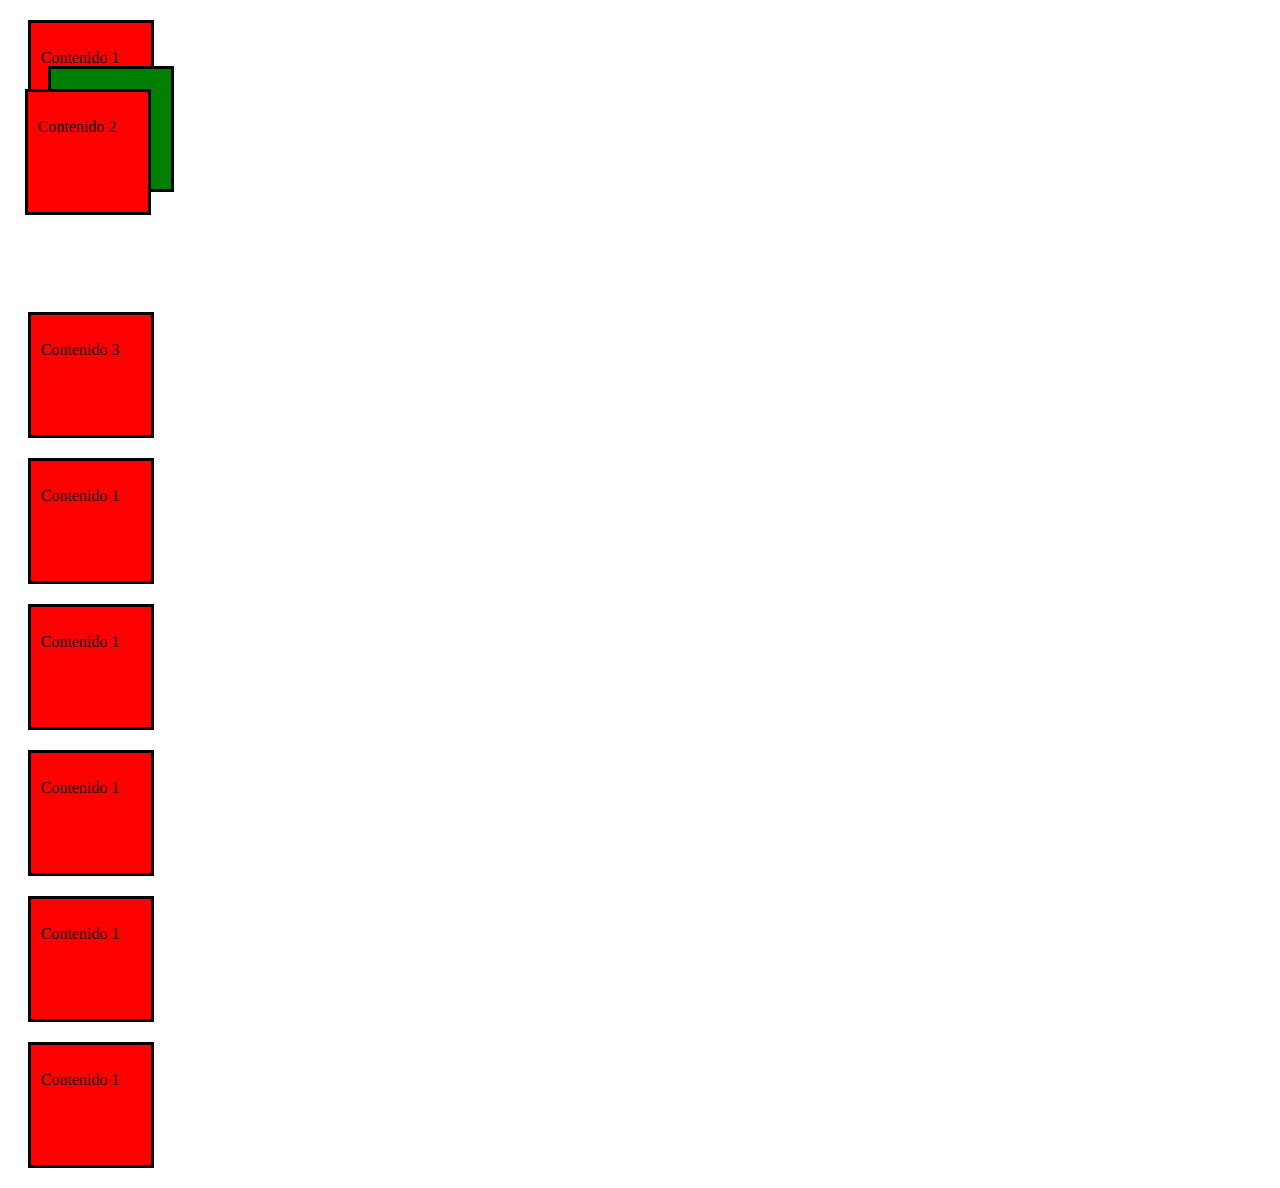
<file: Web 1/ejemplo-basico/index.html>
<!doctype html>
<html lang="es">

<head>
  <meta charset="UTF-8" />
  <meta name="viewport" content="width=device-width, initial-scale=1.0" />
  <meta name="description" content="Perfil profesional" />
  <title>Ricardo A Bolaños</title>
  <link rel="stylesheet" href="css/styles.css" />

</head>

<body>
  <div class="caja estatico">
    <p>Contenido 1</p>
  </div>
  <div class="caja caja-verde relativo">
    <div class="caja absoluto">
      <p>Contenido 2</p>
    </div>
  </div>

  <div class="caja pegajoso">
    <p>Contenido 3</p>
  </div>
  <div class="caja">
    <p>Contenido 1</p>
  </div>
  <div class="caja">
    <p>Contenido 1</p>
  </div>
  <div class="caja">
    <p>Contenido 1</p>
  </div>
  <div class="caja">
    <p>Contenido 1</p>
  </div>
  <div class="caja">
    <p>Contenido 1</p>
  </div>

</body>

</html>
</file>
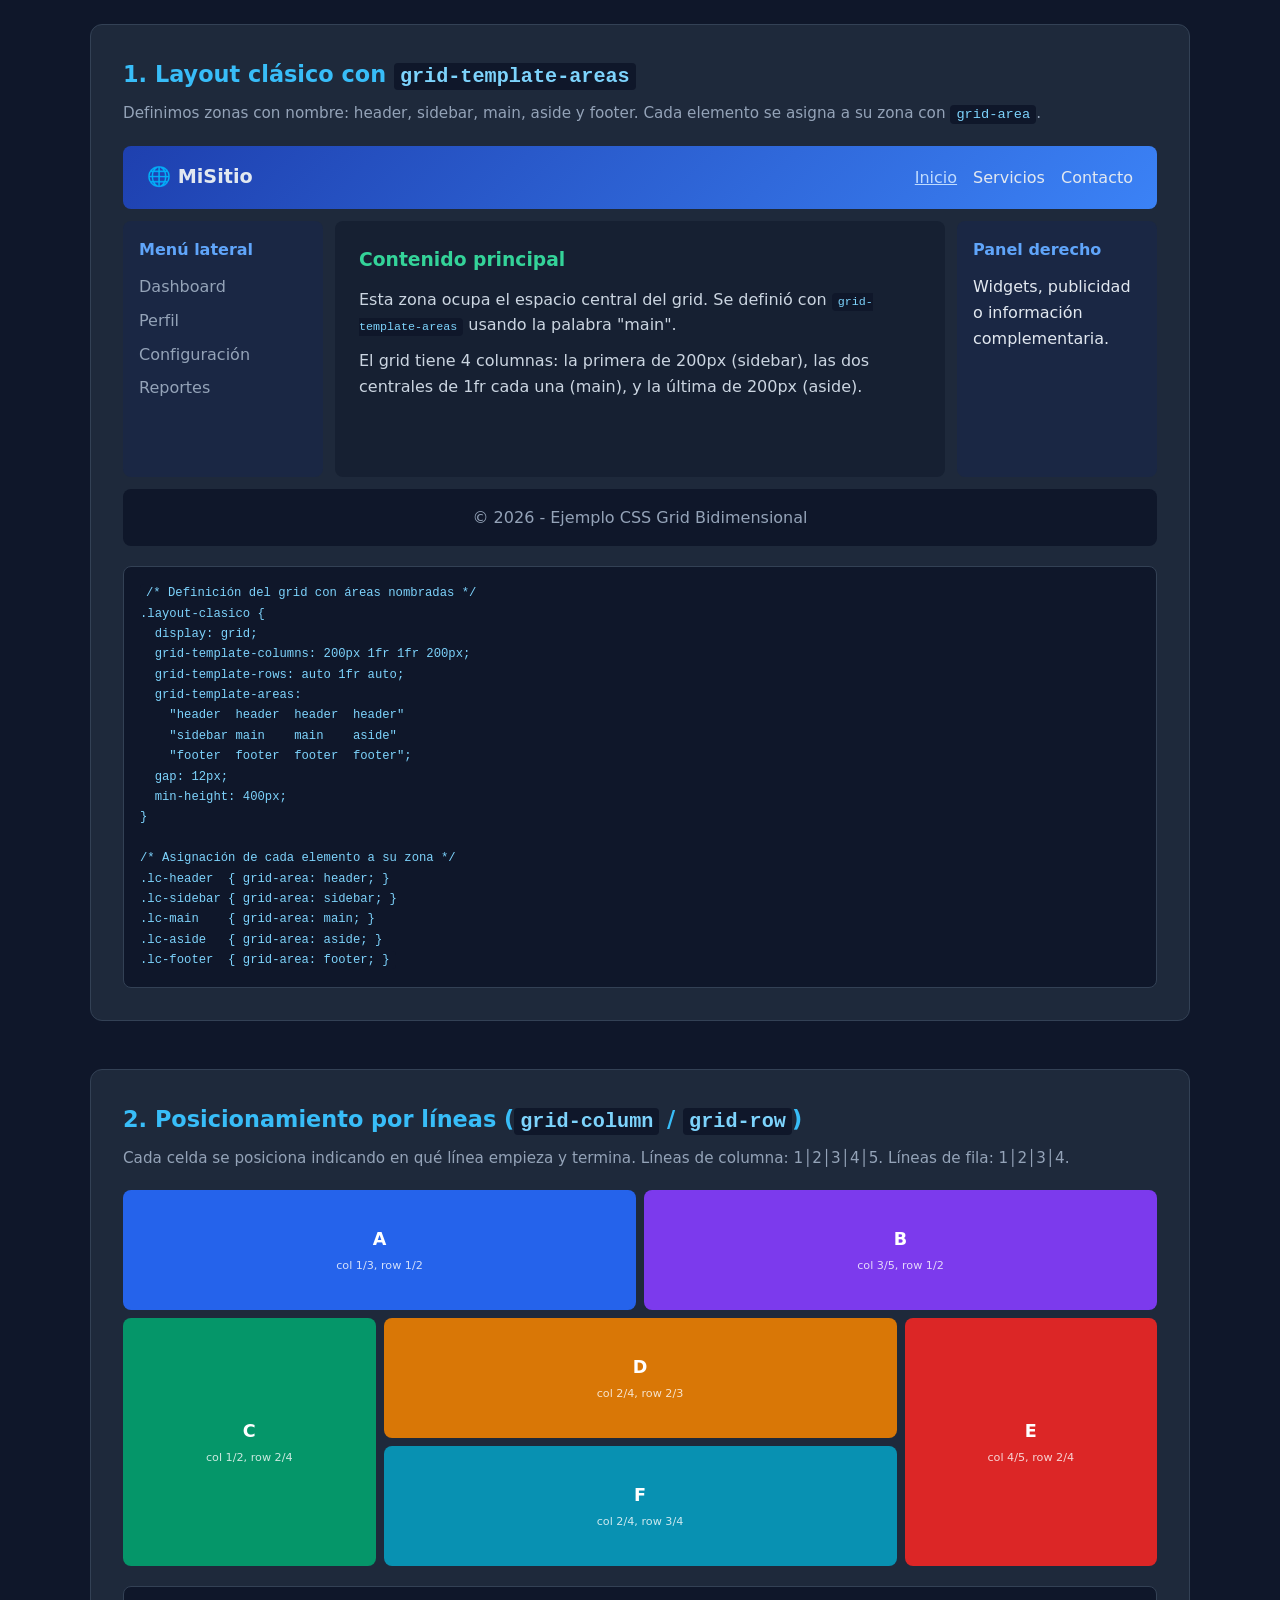
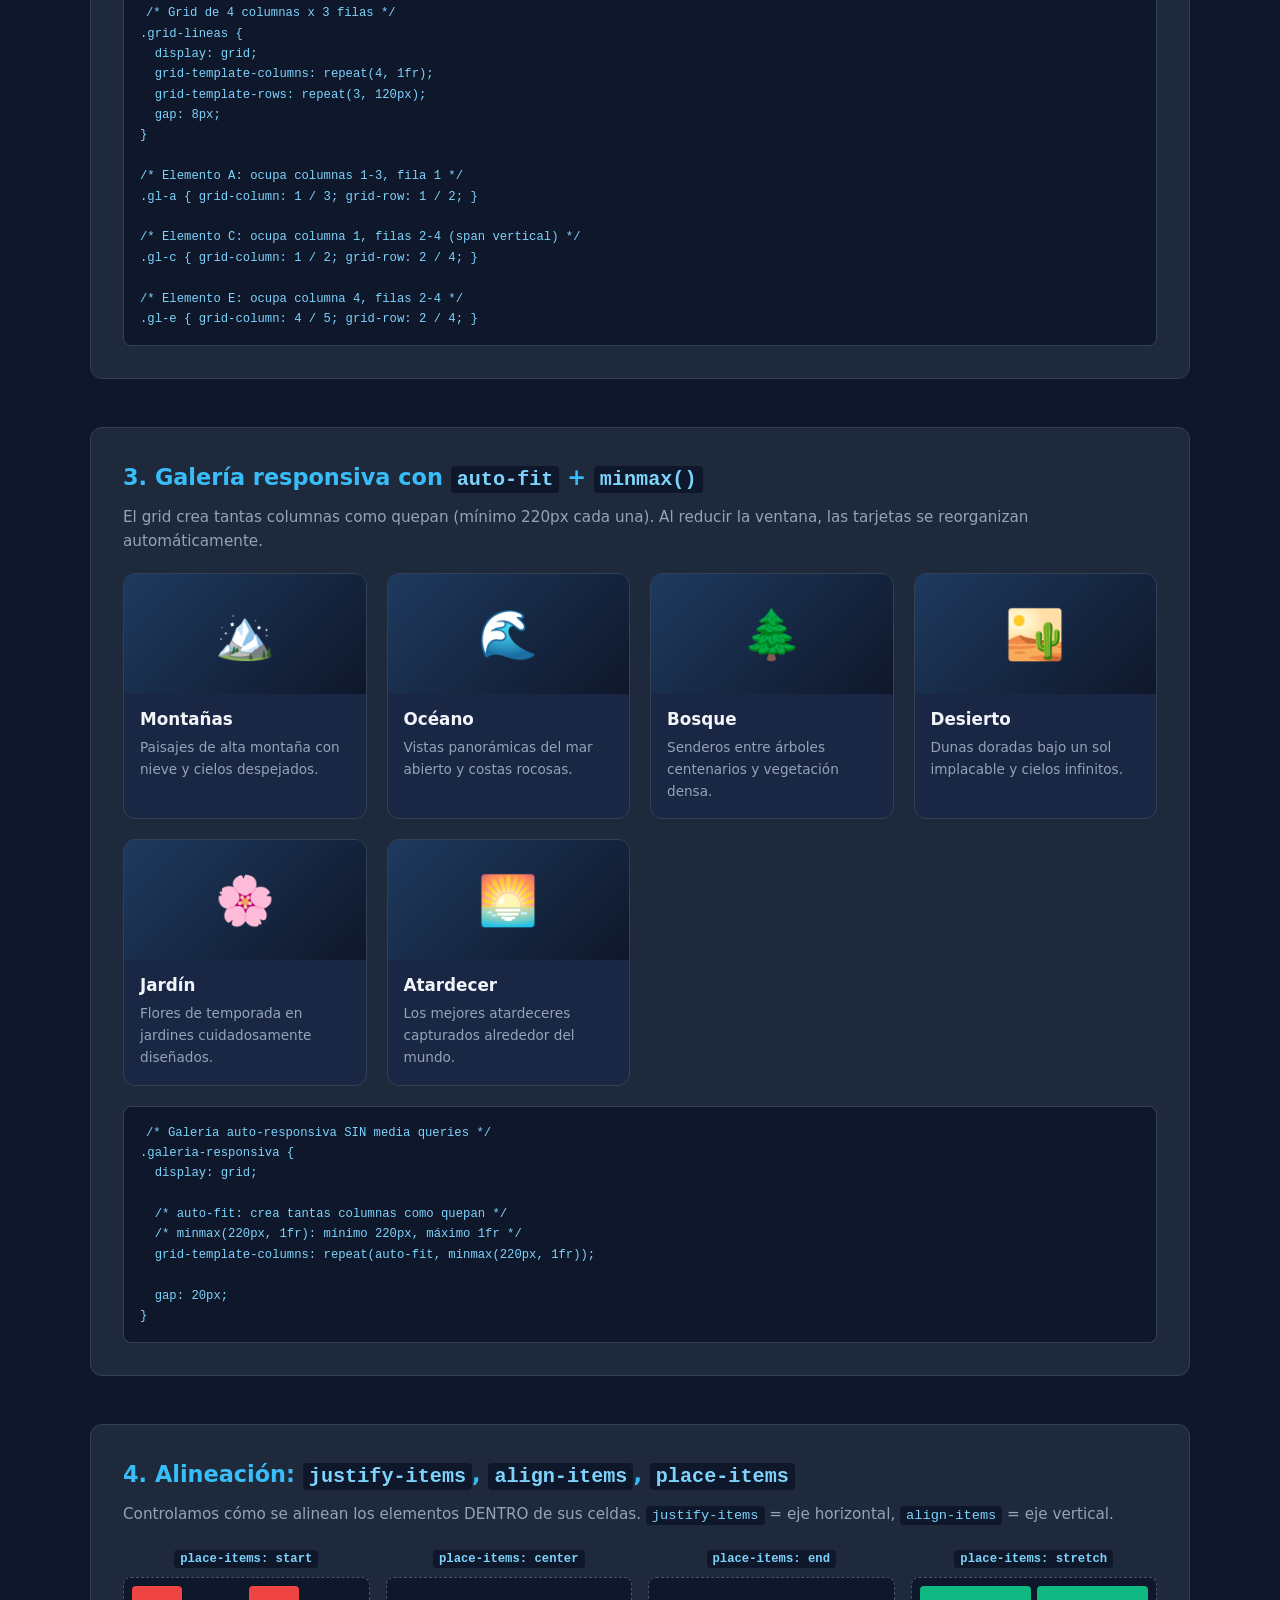
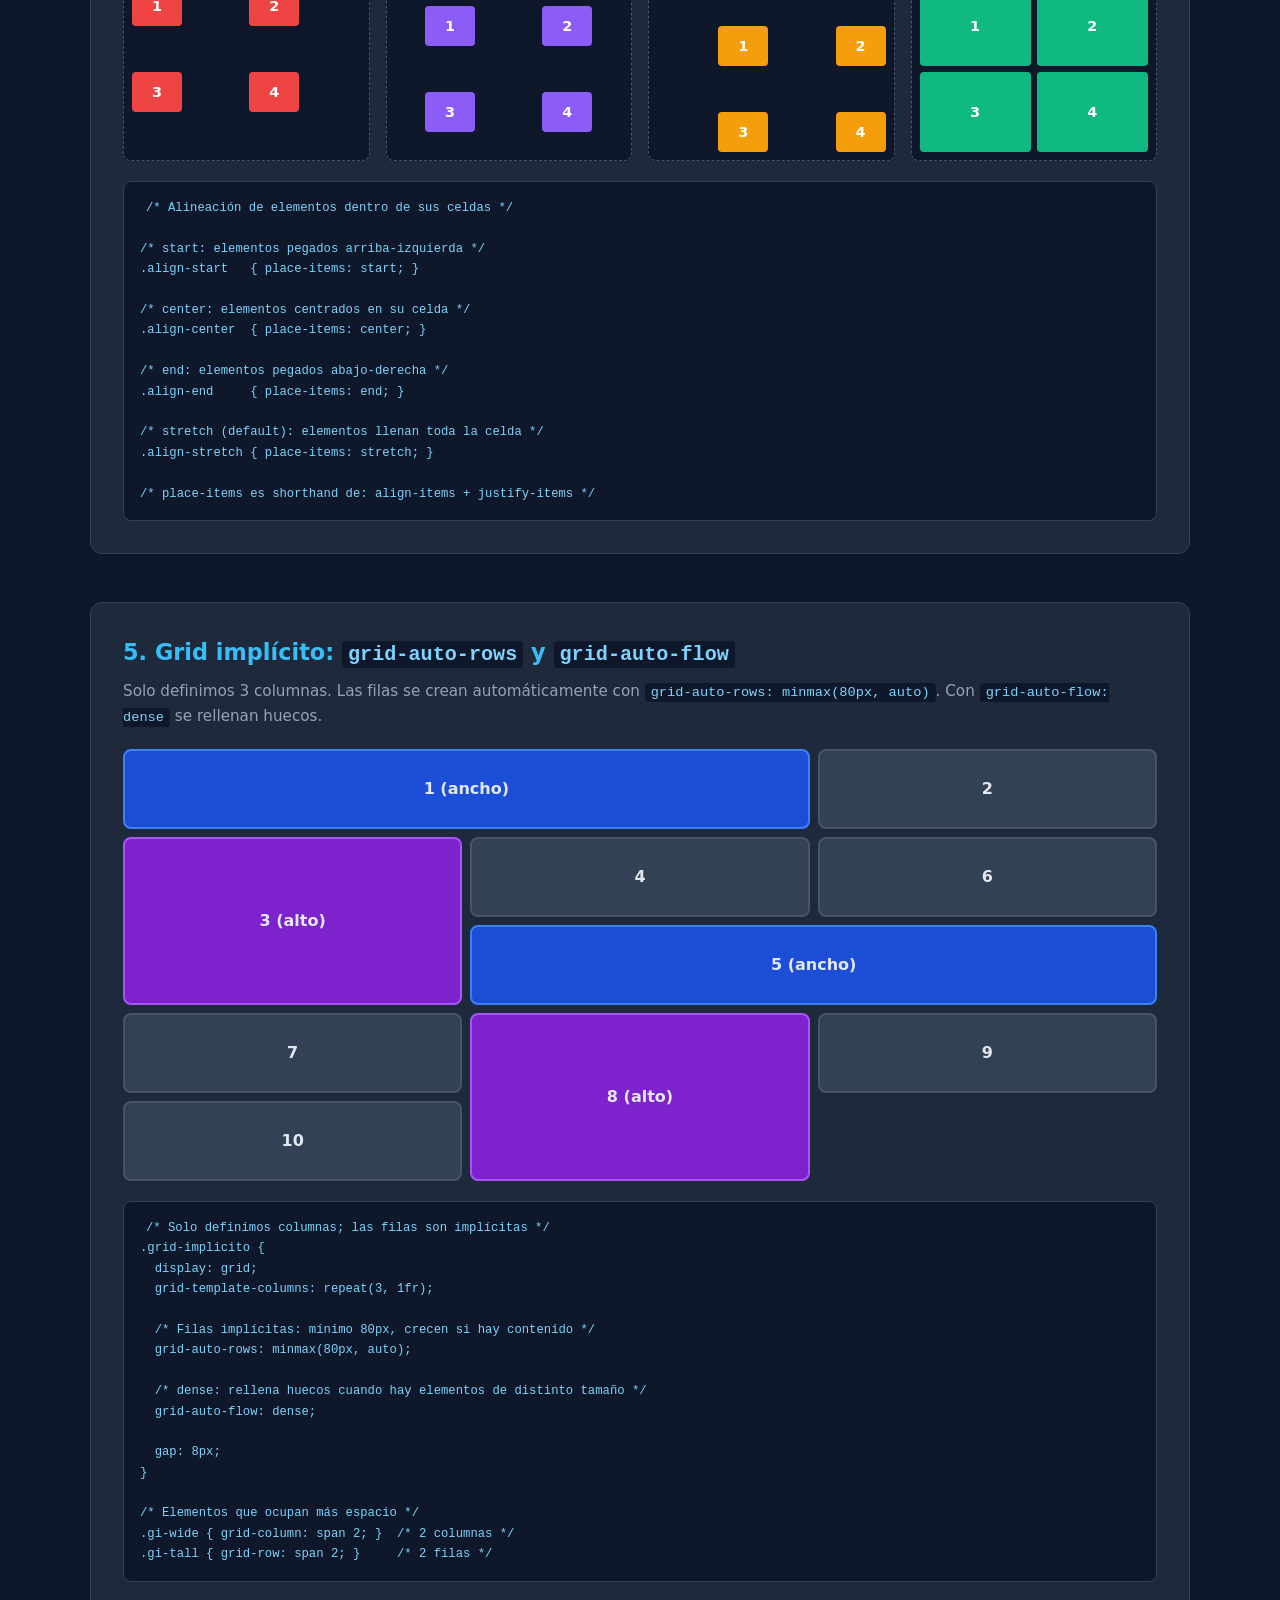
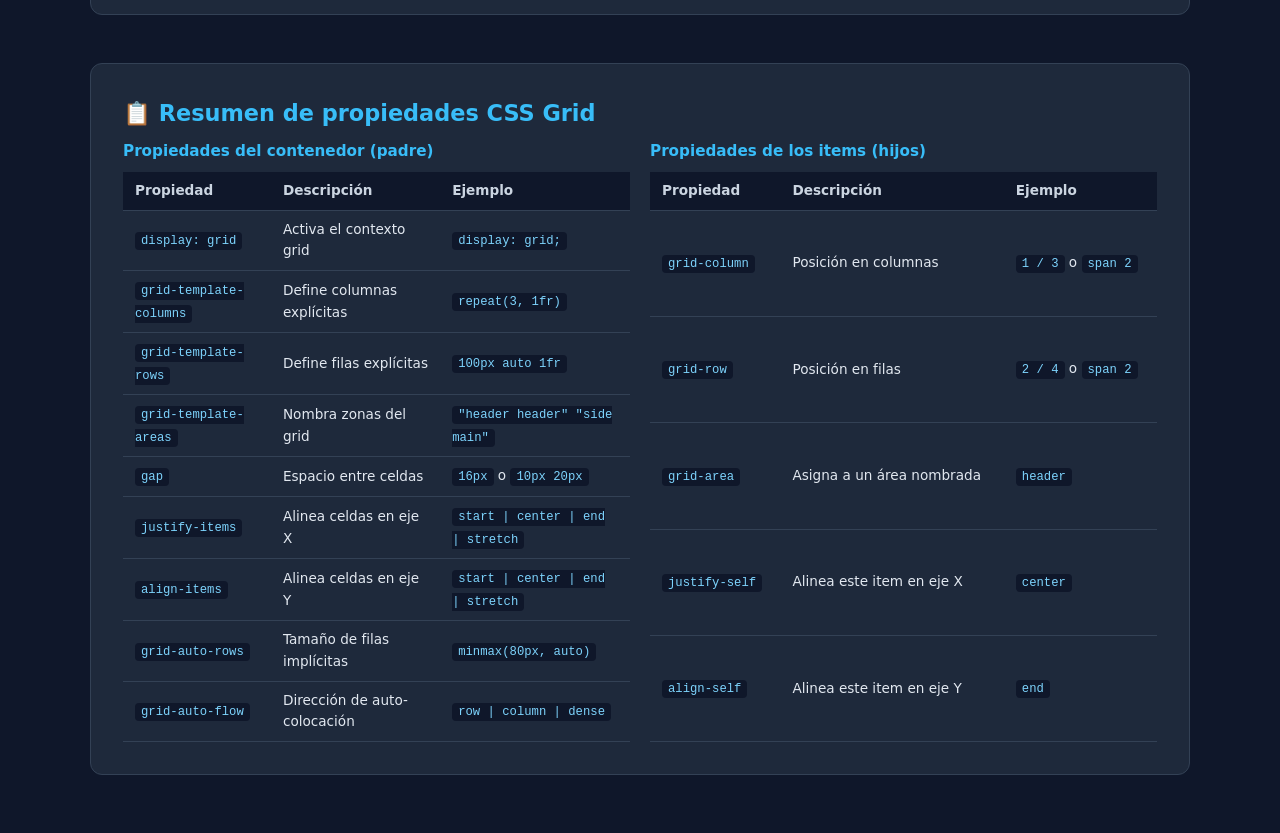
<file: Web 1/ejemplos/css-grid-ejemplo/index.html>
<!DOCTYPE html>
<html lang="es">
<head>
  <meta charset="UTF-8">
  <meta name="viewport" content="width=device-width, initial-scale=1.0">
  <title>CSS Grid - Layout Bidimensional (Nivel 3)</title>
  <link rel="stylesheet" href="styles.css">
</head>
<body>

  <!-- 
    ============================================================
    EJEMPLO COMPLETO DE CSS GRID - LAYOUT BIDIMENSIONAL
    ============================================================
    
    CSS Grid es un sistema de layout bidimensional que permite
    controlar FILAS y COLUMNAS simultáneamente (a diferencia de
    Flexbox que es unidimensional).

    Conceptos clave demostrados en este ejemplo:
    
    1. grid-template-columns / grid-template-rows
    2. grid-template-areas (nombrar zonas del grid)
    3. grid-column / grid-row (posicionar elementos)
    4. gap (espaciado entre celdas)
    5. fr (unidad fraccionaria)
    6. repeat(), minmax(), auto-fit, auto-fill
    7. justify-items, align-items (alineación de celdas)
    8. justify-content, align-content (alineación del grid)
    9. Grid implícito vs explícito
    10. Diseño responsivo con Grid
    ============================================================
  -->

  <!-- ========================================
       SECCIÓN 1: LAYOUT CLÁSICO CON GRID AREAS
       ========================================
       Usamos grid-template-areas para definir
       zonas con nombre. Es la forma más visual
       e intuitiva de crear layouts complejos.
  -->
  <section class="demo-section">
    <h2>1. Layout clásico con <code>grid-template-areas</code></h2>
    <p class="descripcion">
      Definimos zonas con nombre: header, sidebar, main, aside y footer.
      Cada elemento se asigna a su zona con <code>grid-area</code>.
    </p>

    <div class="layout-clasico">
      <!-- Cada elemento se posiciona según su grid-area -->
      <header class="lc-header">
        <nav>
          <span class="logo">🌐 MiSitio</span>
          <ul>
            <li><a href="#" aria-current="page">Inicio</a></li>
            <li><a href="#">Servicios</a></li>
            <li><a href="#">Contacto</a></li>
          </ul>
        </nav>
      </header>

      <aside class="lc-sidebar" aria-label="Menú de navegación lateral">
        <h3>Menú lateral</h3>
        <ul>
          <li><a href="#">Dashboard</a></li>
          <li><a href="#">Perfil</a></li>
          <li><a href="#">Configuración</a></li>
          <li><a href="#">Reportes</a></li>
        </ul>
      </aside>

      <main class="lc-main">
        <h3>Contenido principal</h3>
        <p>
          Esta zona ocupa el espacio central del grid.
          Se definió con <code>grid-template-areas</code>
          usando la palabra "main".
        </p>
        <p>
          El grid tiene 4 columnas: la primera de 200px (sidebar),
          las dos centrales de 1fr cada una (main), y la última
          de 200px (aside).
        </p>
      </main>

      <aside class="lc-aside" aria-label="Panel de información complementaria">
        <h3>Panel derecho</h3>
        <p>Widgets, publicidad o información complementaria.</p>
      </aside>

      <footer class="lc-footer">
        <p>&copy; 2026 - Ejemplo CSS Grid Bidimensional</p>
      </footer>
    </div>

    <!-- Código CSS relevante (referencia visual) -->
    <pre><code>/* Definición del grid con áreas nombradas */
.layout-clasico {
  display: grid;
  grid-template-columns: 200px 1fr 1fr 200px;
  grid-template-rows: auto 1fr auto;
  grid-template-areas:
    "header  header  header  header"
    "sidebar main    main    aside"
    "footer  footer  footer  footer";
  gap: 12px;
  min-height: 400px;
}

/* Asignación de cada elemento a su zona */
.lc-header  { grid-area: header; }
.lc-sidebar { grid-area: sidebar; }
.lc-main    { grid-area: main; }
.lc-aside   { grid-area: aside; }
.lc-footer  { grid-area: footer; }</code></pre>
  </section>

  <!-- ========================================
       SECCIÓN 2: POSICIONAMIENTO POR LÍNEAS
       ========================================
       En lugar de áreas, posicionamos elementos
       usando números de línea del grid.
       Las líneas se numeran desde 1.
  -->
  <section class="demo-section">
    <h2>2. Posicionamiento por líneas (<code>grid-column</code> / <code>grid-row</code>)</h2>
    <p class="descripcion">
      Cada celda se posiciona indicando en qué línea empieza y termina.
      Líneas de columna: 1│2│3│4│5. Líneas de fila: 1│2│3│4.
    </p>

    <div class="grid-lineas">
      <!--
        grid-column: inicio / fin
        grid-row: inicio / fin
        También se puede usar "span N" para abarcar N celdas
      -->
      <div class="gl-item gl-a">
        A<br><small>col 1/3, row 1/2</small>
      </div>
      <div class="gl-item gl-b">
        B<br><small>col 3/5, row 1/2</small>
      </div>
      <div class="gl-item gl-c">
        C<br><small>col 1/2, row 2/4</small>
      </div>
      <div class="gl-item gl-d">
        D<br><small>col 2/4, row 2/3</small>
      </div>
      <div class="gl-item gl-e">
        E<br><small>col 4/5, row 2/4</small>
      </div>
      <div class="gl-item gl-f">
        F<br><small>col 2/4, row 3/4</small>
      </div>
    </div>

    <pre><code>/* Grid de 4 columnas x 3 filas */
.grid-lineas {
  display: grid;
  grid-template-columns: repeat(4, 1fr);
  grid-template-rows: repeat(3, 120px);
  gap: 8px;
}

/* Elemento A: ocupa columnas 1-3, fila 1 */
.gl-a { grid-column: 1 / 3; grid-row: 1 / 2; }

/* Elemento C: ocupa columna 1, filas 2-4 (span vertical) */
.gl-c { grid-column: 1 / 2; grid-row: 2 / 4; }

/* Elemento E: ocupa columna 4, filas 2-4 */
.gl-e { grid-column: 4 / 5; grid-row: 2 / 4; }</code></pre>
  </section>

  <!-- ========================================
       SECCIÓN 3: GALERÍA RESPONSIVA
       ========================================
       Usamos auto-fit + minmax() para crear
       un grid que se adapta automáticamente
       al ancho disponible sin media queries.
  -->
  <section class="demo-section">
    <h2>3. Galería responsiva con <code>auto-fit</code> + <code>minmax()</code></h2>
    <p class="descripcion">
      El grid crea tantas columnas como quepan (mínimo 220px cada una).
      Al reducir la ventana, las tarjetas se reorganizan automáticamente.
    </p>

    <div class="galeria-responsiva">
      <article class="tarjeta">
        <div class="tarjeta-img" aria-hidden="true">🏔️</div>
        <h3>Montañas</h3>
        <p>Paisajes de alta montaña con nieve y cielos despejados.</p>
      </article>
      <article class="tarjeta">
        <div class="tarjeta-img" aria-hidden="true">🌊</div>
        <h3>Océano</h3>
        <p>Vistas panorámicas del mar abierto y costas rocosas.</p>
      </article>
      <article class="tarjeta">
        <div class="tarjeta-img" aria-hidden="true">🌲</div>
        <h3>Bosque</h3>
        <p>Senderos entre árboles centenarios y vegetación densa.</p>
      </article>
      <article class="tarjeta">
        <div class="tarjeta-img" aria-hidden="true">🏜️</div>
        <h3>Desierto</h3>
        <p>Dunas doradas bajo un sol implacable y cielos infinitos.</p>
      </article>
      <article class="tarjeta">
        <div class="tarjeta-img" aria-hidden="true">🌸</div>
        <h3>Jardín</h3>
        <p>Flores de temporada en jardines cuidadosamente diseñados.</p>
      </article>
      <article class="tarjeta">
        <div class="tarjeta-img" aria-hidden="true">🌅</div>
        <h3>Atardecer</h3>
        <p>Los mejores atardeceres capturados alrededor del mundo.</p>
      </article>
    </div>

    <pre><code>/* Galería auto-responsiva SIN media queries */
.galeria-responsiva {
  display: grid;

  /* auto-fit: crea tantas columnas como quepan */
  /* minmax(220px, 1fr): mínimo 220px, máximo 1fr */
  grid-template-columns: repeat(auto-fit, minmax(220px, 1fr));

  gap: 20px;
}</code></pre>
  </section>

  <!-- ========================================
       SECCIÓN 4: ALINEACIÓN EN EL GRID
       ========================================
       Demostración de las propiedades de
       alineación tanto de celdas como del
       grid completo.
  -->
  <section class="demo-section">
    <h2>4. Alineación: <code>justify-items</code>, <code>align-items</code>, <code>place-items</code></h2>
    <p class="descripcion">
      Controlamos cómo se alinean los elementos DENTRO de sus celdas.
      <code>justify-items</code> = eje horizontal, <code>align-items</code> = eje vertical.
    </p>

    <div class="grid-alineacion-demo">
      <div class="alineacion-ejemplo" id="align-start">
        <h4><code>place-items: start</code></h4>
        <div class="mini-grid align-start">
          <div class="mini-item">1</div>
          <div class="mini-item">2</div>
          <div class="mini-item">3</div>
          <div class="mini-item">4</div>
        </div>
      </div>

      <div class="alineacion-ejemplo" id="align-center">
        <h4><code>place-items: center</code></h4>
        <div class="mini-grid align-center">
          <div class="mini-item">1</div>
          <div class="mini-item">2</div>
          <div class="mini-item">3</div>
          <div class="mini-item">4</div>
        </div>
      </div>

      <div class="alineacion-ejemplo" id="align-end">
        <h4><code>place-items: end</code></h4>
        <div class="mini-grid align-end">
          <div class="mini-item">1</div>
          <div class="mini-item">2</div>
          <div class="mini-item">3</div>
          <div class="mini-item">4</div>
        </div>
      </div>

      <div class="alineacion-ejemplo" id="align-stretch">
        <h4><code>place-items: stretch</code></h4>
        <div class="mini-grid align-stretch">
          <div class="mini-item">1</div>
          <div class="mini-item">2</div>
          <div class="mini-item">3</div>
          <div class="mini-item">4</div>
        </div>
      </div>
    </div>

    <pre><code>/* Alineación de elementos dentro de sus celdas */

/* start: elementos pegados arriba-izquierda */
.align-start   { place-items: start; }

/* center: elementos centrados en su celda */
.align-center  { place-items: center; }

/* end: elementos pegados abajo-derecha */
.align-end     { place-items: end; }

/* stretch (default): elementos llenan toda la celda */
.align-stretch { place-items: stretch; }

/* place-items es shorthand de: align-items + justify-items */</code></pre>
  </section>

  <!-- ========================================
       SECCIÓN 5: GRID IMPLÍCITO
       ========================================
       Cuando hay más elementos que celdas
       definidas, el grid crea filas/columnas
       automáticamente (grid implícito).
  -->
  <section class="demo-section">
    <h2>5. Grid implícito: <code>grid-auto-rows</code> y <code>grid-auto-flow</code></h2>
    <p class="descripcion">
      Solo definimos 3 columnas. Las filas se crean automáticamente
      con <code>grid-auto-rows: minmax(80px, auto)</code>.
      Con <code>grid-auto-flow: dense</code> se rellenan huecos.
    </p>

    <div class="grid-implicito">
      <div class="gi-item gi-wide">1 (ancho)</div>
      <div class="gi-item">2</div>
      <div class="gi-item gi-tall">3 (alto)</div>
      <div class="gi-item">4</div>
      <div class="gi-item gi-wide">5 (ancho)</div>
      <div class="gi-item">6</div>
      <div class="gi-item">7</div>
      <div class="gi-item gi-tall">8 (alto)</div>
      <div class="gi-item">9</div>
      <div class="gi-item">10</div>
    </div>

    <pre><code>/* Solo definimos columnas; las filas son implícitas */
.grid-implicito {
  display: grid;
  grid-template-columns: repeat(3, 1fr);

  /* Filas implícitas: mínimo 80px, crecen si hay contenido */
  grid-auto-rows: minmax(80px, auto);

  /* dense: rellena huecos cuando hay elementos de distinto tamaño */
  grid-auto-flow: dense;

  gap: 8px;
}

/* Elementos que ocupan más espacio */
.gi-wide { grid-column: span 2; }  /* 2 columnas */
.gi-tall { grid-row: span 2; }     /* 2 filas */</code></pre>
  </section>

  <!-- ========================================
       SECCIÓN 6: RESUMEN DE PROPIEDADES
       ========================================
  -->
  <section class="demo-section resumen">
    <h2>📋 Resumen de propiedades CSS Grid</h2>
    <div class="tabla-resumen">
      <table>
        <caption>Propiedades del contenedor (padre)</caption>
        <thead>
          <tr>
            <th scope="col">Propiedad</th>
            <th scope="col">Descripción</th>
            <th scope="col">Ejemplo</th>
          </tr>
        </thead>
        <tbody>
          <tr>
            <td><code>display: grid</code></td>
            <td>Activa el contexto grid</td>
            <td><code>display: grid;</code></td>
          </tr>
          <tr>
            <td><code>grid-template-columns</code></td>
            <td>Define columnas explícitas</td>
            <td><code>repeat(3, 1fr)</code></td>
          </tr>
          <tr>
            <td><code>grid-template-rows</code></td>
            <td>Define filas explícitas</td>
            <td><code>100px auto 1fr</code></td>
          </tr>
          <tr>
            <td><code>grid-template-areas</code></td>
            <td>Nombra zonas del grid</td>
            <td><code>"header header" "side main"</code></td>
          </tr>
          <tr>
            <td><code>gap</code></td>
            <td>Espacio entre celdas</td>
            <td><code>16px</code> o <code>10px 20px</code></td>
          </tr>
          <tr>
            <td><code>justify-items</code></td>
            <td>Alinea celdas en eje X</td>
            <td><code>start | center | end | stretch</code></td>
          </tr>
          <tr>
            <td><code>align-items</code></td>
            <td>Alinea celdas en eje Y</td>
            <td><code>start | center | end | stretch</code></td>
          </tr>
          <tr>
            <td><code>grid-auto-rows</code></td>
            <td>Tamaño de filas implícitas</td>
            <td><code>minmax(80px, auto)</code></td>
          </tr>
          <tr>
            <td><code>grid-auto-flow</code></td>
            <td>Dirección de auto-colocación</td>
            <td><code>row | column | dense</code></td>
          </tr>
        </tbody>
      </table>

      <table>
        <caption>Propiedades de los items (hijos)</caption>
        <thead>
          <tr>
            <th scope="col">Propiedad</th>
            <th scope="col">Descripción</th>
            <th scope="col">Ejemplo</th>
          </tr>
        </thead>
        <tbody>
          <tr>
            <td><code>grid-column</code></td>
            <td>Posición en columnas</td>
            <td><code>1 / 3</code> o <code>span 2</code></td>
          </tr>
          <tr>
            <td><code>grid-row</code></td>
            <td>Posición en filas</td>
            <td><code>2 / 4</code> o <code>span 2</code></td>
          </tr>
          <tr>
            <td><code>grid-area</code></td>
            <td>Asigna a un área nombrada</td>
            <td><code>header</code></td>
          </tr>
          <tr>
            <td><code>justify-self</code></td>
            <td>Alinea este item en eje X</td>
            <td><code>center</code></td>
          </tr>
          <tr>
            <td><code>align-self</code></td>
            <td>Alinea este item en eje Y</td>
            <td><code>end</code></td>
          </tr>
        </tbody>
      </table>
    </div>
  </section>

</body>
</html>
</file>
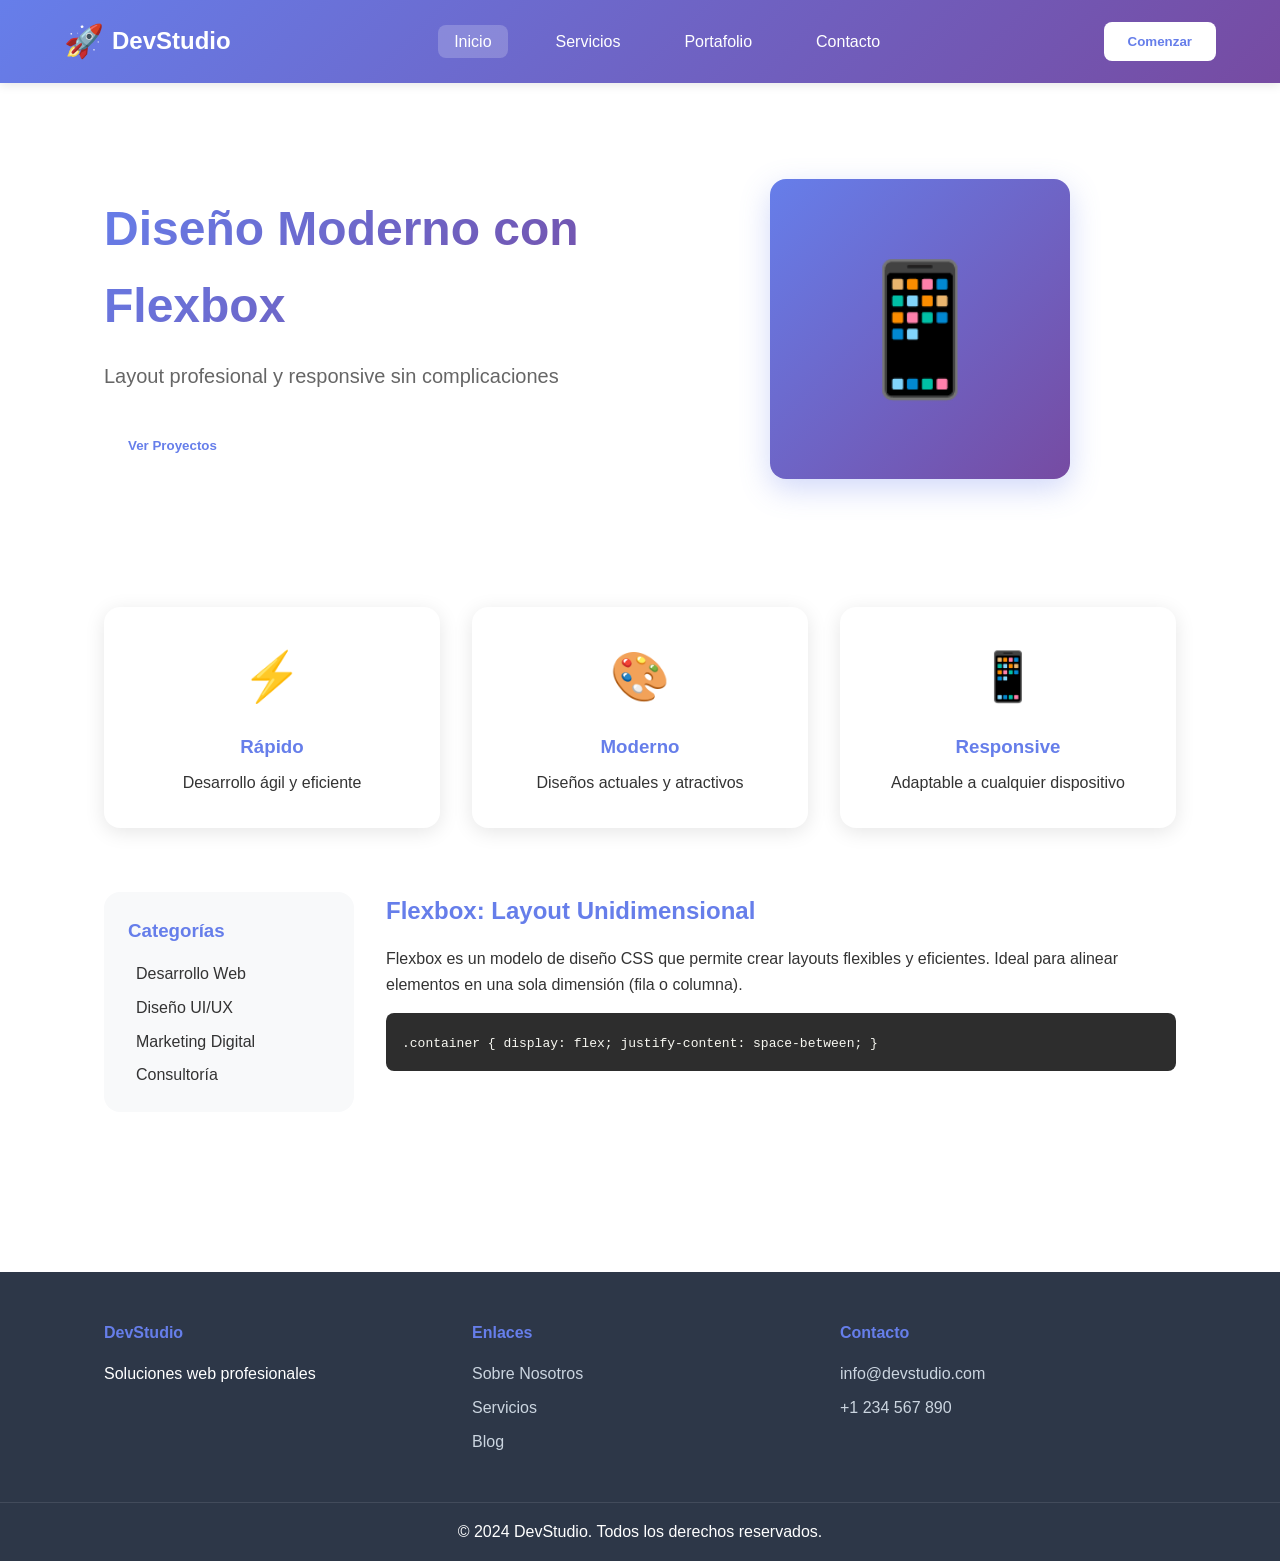
<file: Web 1/ejemplos/flexbox-navbar/index.html>
<!DOCTYPE html>
<html lang="es">
<head>
    <meta charset="UTF-8">
    <meta name="viewport" content="width=device-width, initial-scale=1.0">
    <title>Flexbox Layout Profesional</title>
    <link rel="stylesheet" href="styles/styles.css">
</head>
<body>
    <nav class="navbar">
        <div class="nav-brand">
            <span class="logo">🚀</span>
            <span class="brand-name">DevStudio</span>
        </div>
        <ul class="nav-menu">
            <li><a href="#inicio" class="nav-link active">Inicio</a></li>
            <li><a href="#servicios" class="nav-link">Servicios</a></li>
            <li><a href="#portafolio" class="nav-link">Portafolio</a></li>
            <li><a href="#contacto" class="nav-link">Contacto</a></li>
        </ul>
        <button class="btn-primary">Comenzar</button>
    </nav>

    <main class="container">
        <section class="hero">
            <div class="hero-content">
                <h1>Diseño Moderno con Flexbox</h1>
                <p>Layout profesional y responsive sin complicaciones</p>
                <div class="hero-buttons">
                    <button class="btn-primary">Ver Proyectos</button>
                    <button class="btn-secondary">Más Info</button>
                </div>
            </div>
            <div class="hero-image">
                <div class="placeholder-image">📱</div>
            </div>
        </section>

        <section class="features">
            <div class="feature-card">
                <div class="feature-icon">⚡</div>
                <h3>Rápido</h3>
                <p>Desarrollo ágil y eficiente</p>
            </div>
            <div class="feature-card">
                <div class="feature-icon">🎨</div>
                <h3>Moderno</h3>
                <p>Diseños actuales y atractivos</p>
            </div>
            <div class="feature-card">
                <div class="feature-icon">📱</div>
                <h3>Responsive</h3>
                <p>Adaptable a cualquier dispositivo</p>
            </div>
        </section>

        <section class="content-section">
            <aside class="sidebar">
                <h3>Categorías</h3>
                <ul class="sidebar-menu">
                    <li><a href="#">Desarrollo Web</a></li>
                    <li><a href="#">Diseño UI/UX</a></li>
                    <li><a href="#">Marketing Digital</a></li>
                    <li><a href="#">Consultoría</a></li>
                </ul>
            </aside>
            <article class="main-content">
                <h2>Flexbox: Layout Unidimensional</h2>
                <p>Flexbox es un modelo de diseño CSS que permite crear layouts flexibles y eficientes. Ideal para alinear elementos en una sola dimensión (fila o columna).</p>
                <div class="code-example">
                    <code>.container { display: flex; justify-content: space-between; }</code>
                </div>
            </article>
        </section>
    </main>

    <footer class="footer">
        <div class="footer-content">
            <div class="footer-section">
                <h4>DevStudio</h4>
                <p>Soluciones web profesionales</p>
            </div>
            <div class="footer-section">
                <h4>Enlaces</h4>
                <a href="#">Sobre Nosotros</a>
                <a href="#">Servicios</a>
                <a href="#">Blog</a>
            </div>
            <div class="footer-section">
                <h4>Contacto</h4>
                <a href="#">info@devstudio.com</a>
                <a href="#">+1 234 567 890</a>
            </div>
        </div>
        <div class="footer-bottom">
            <p>&copy; 2024 DevStudio. Todos los derechos reservados.</p>
        </div>
    </footer>
</body>
</html>
</file>
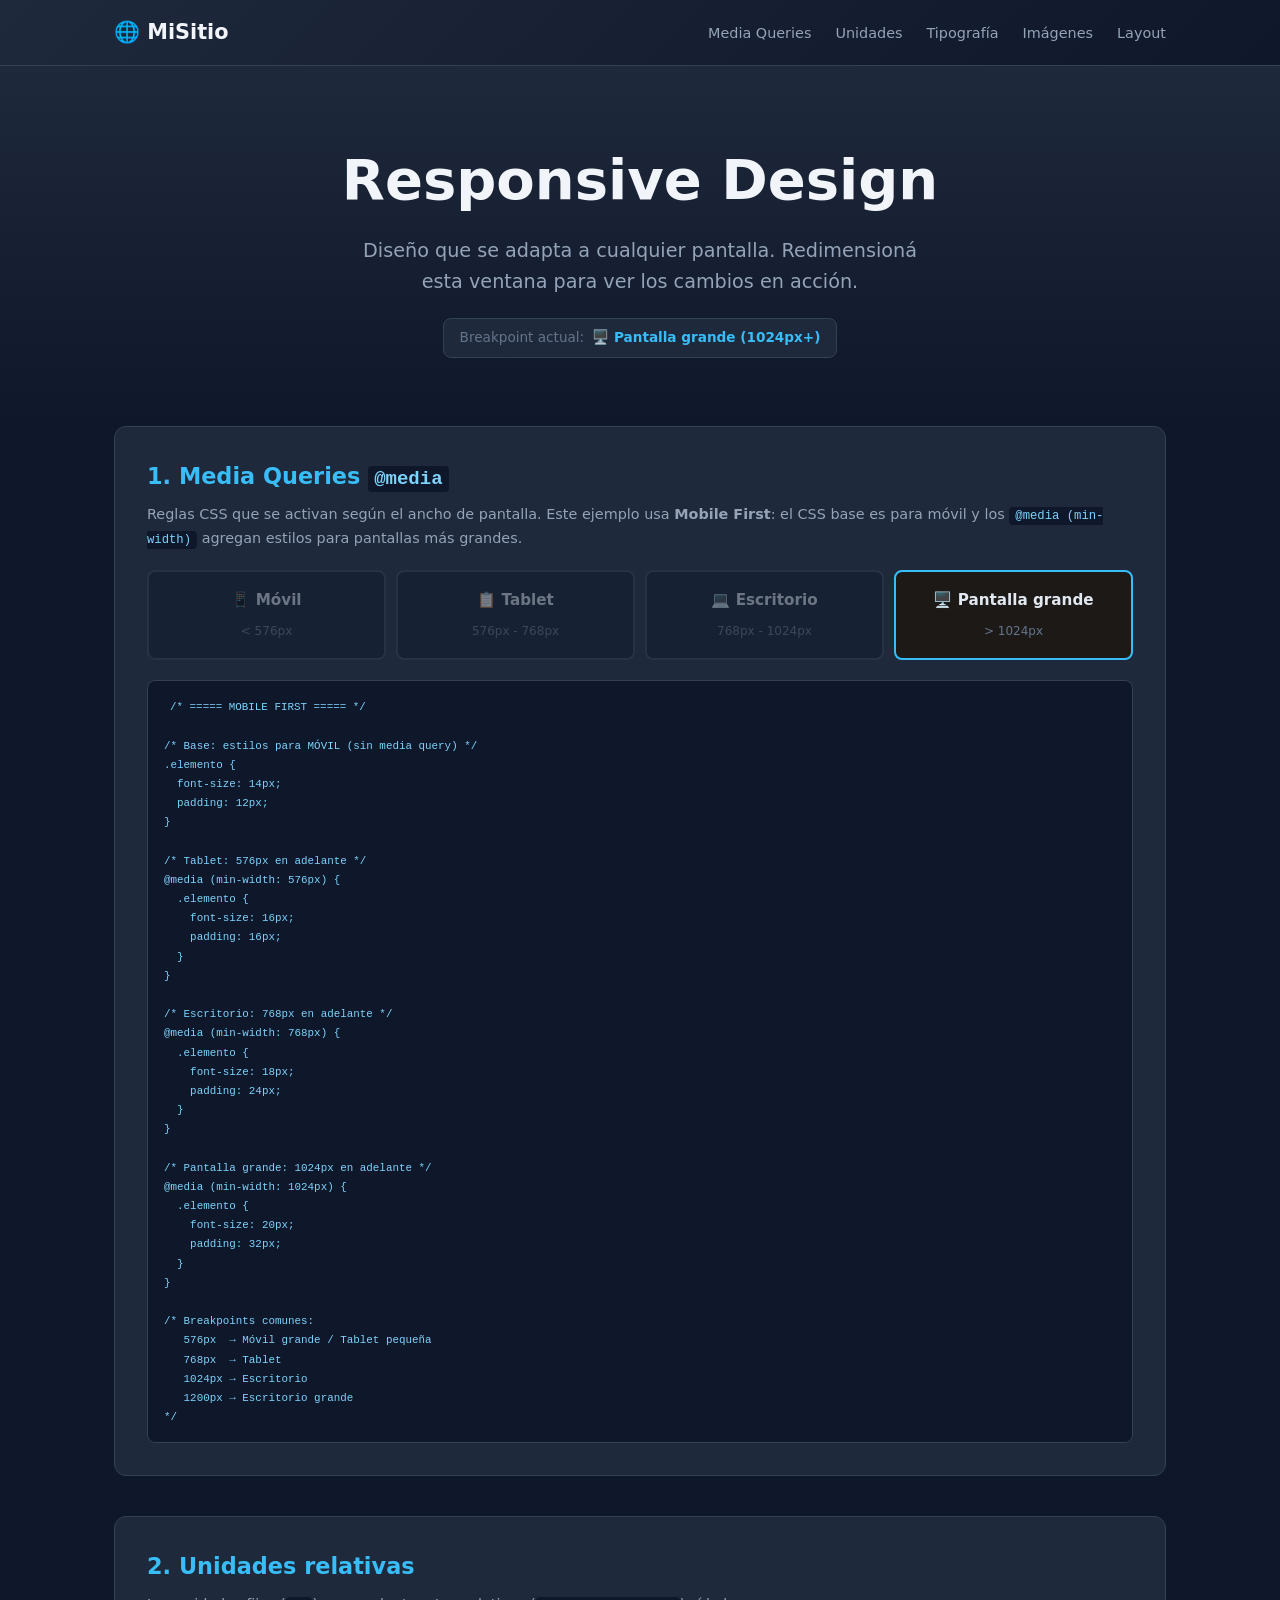
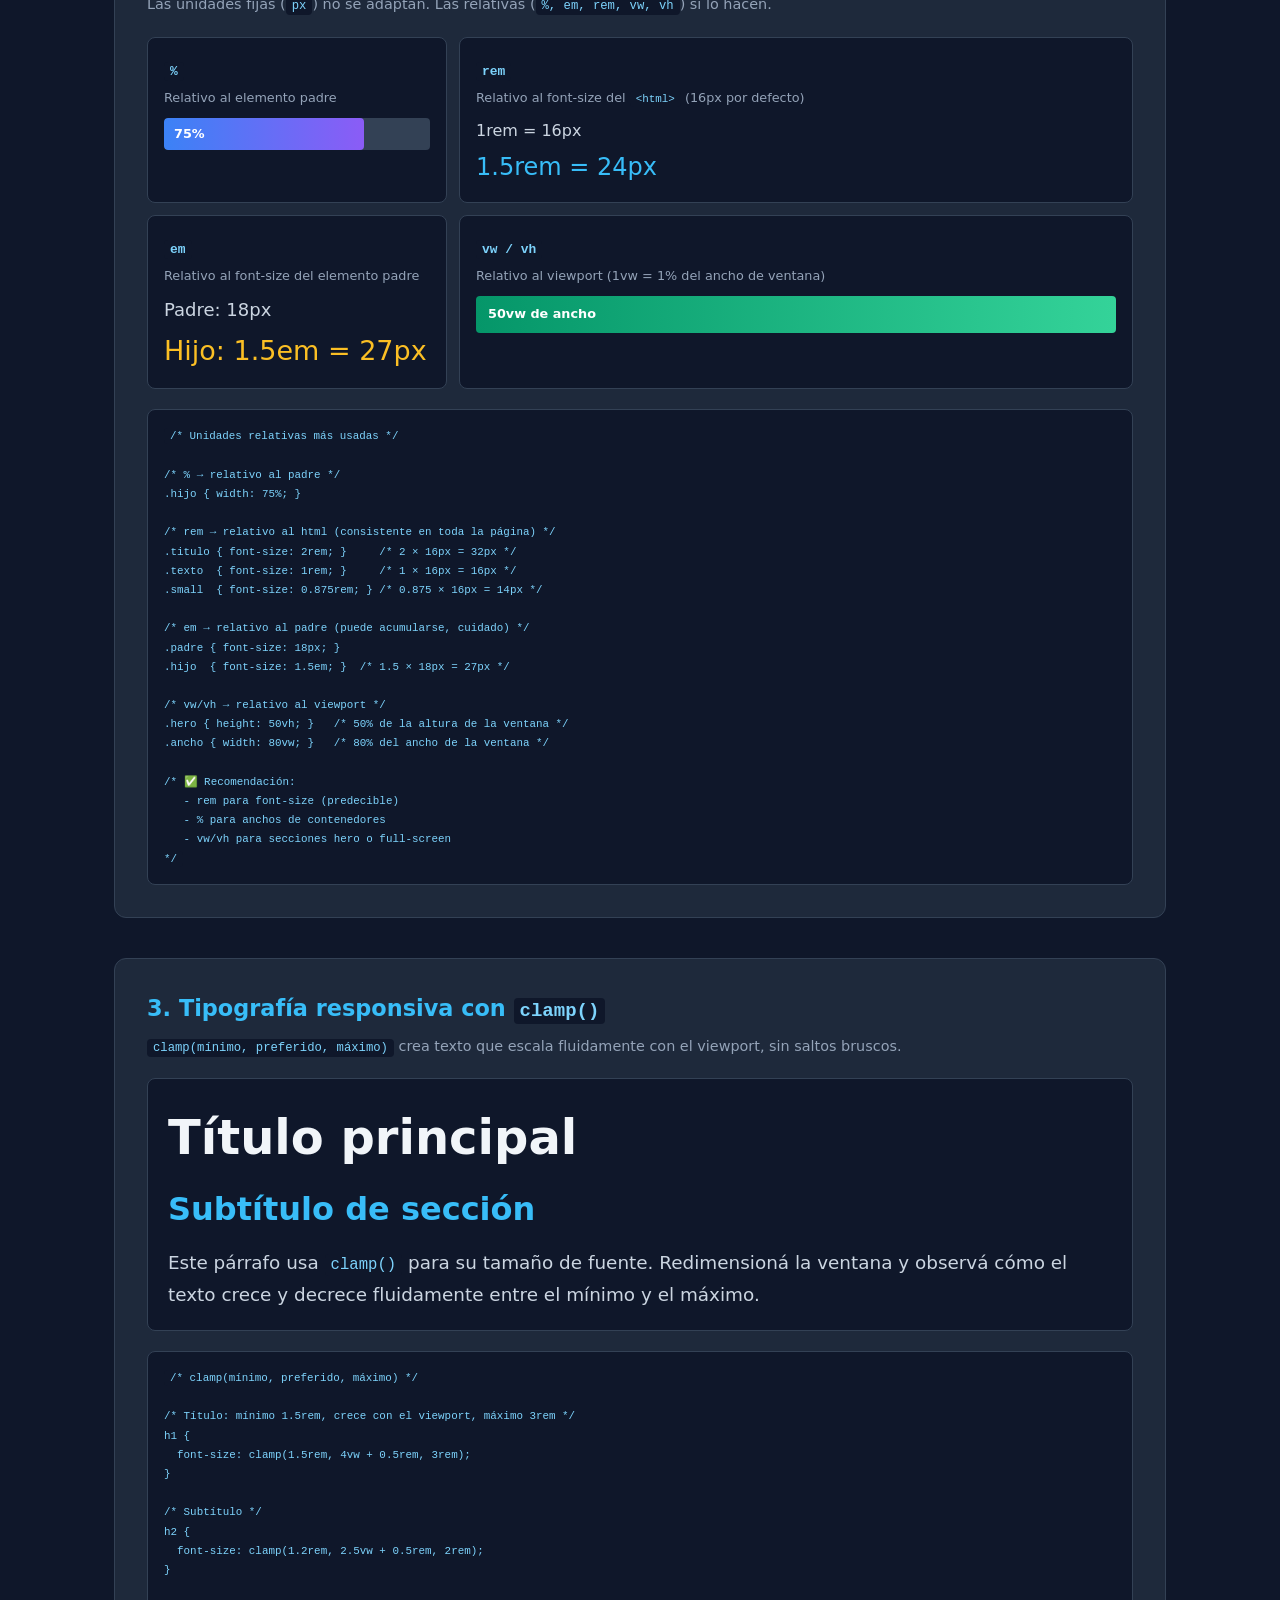
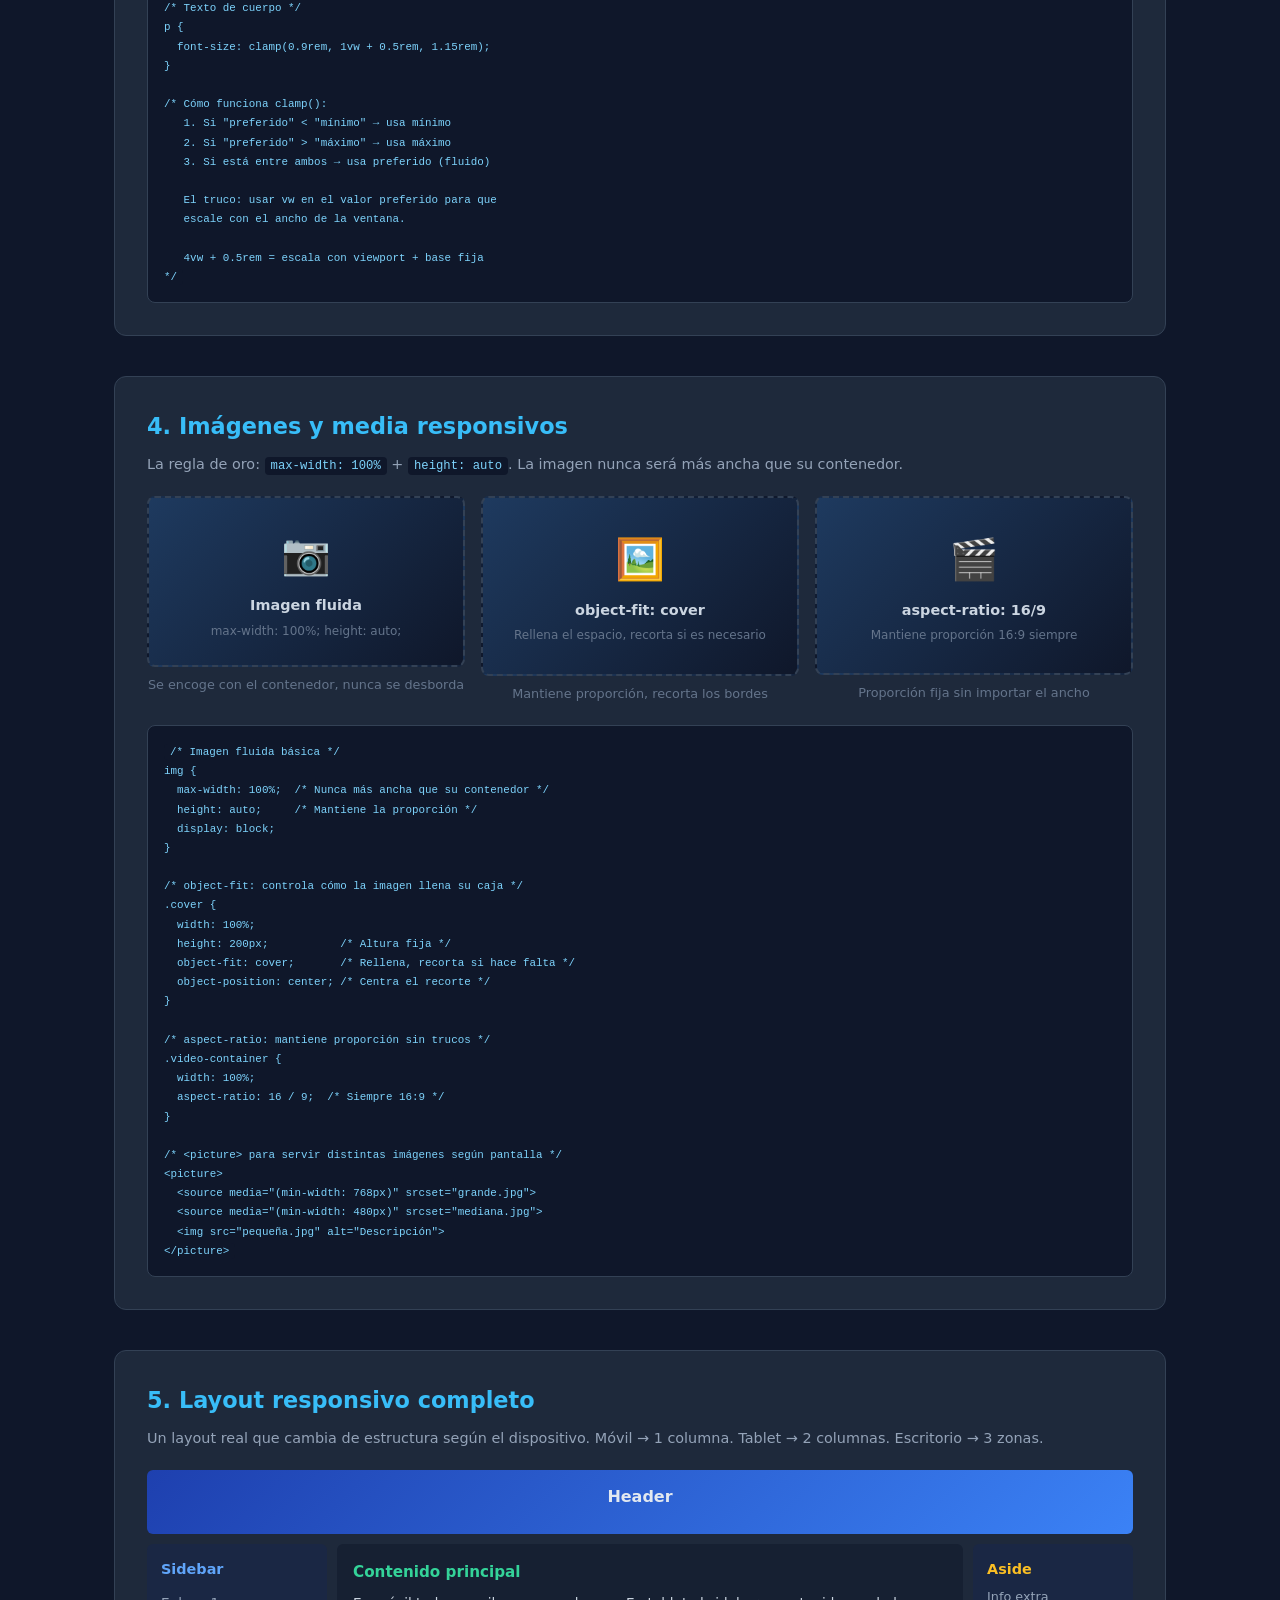
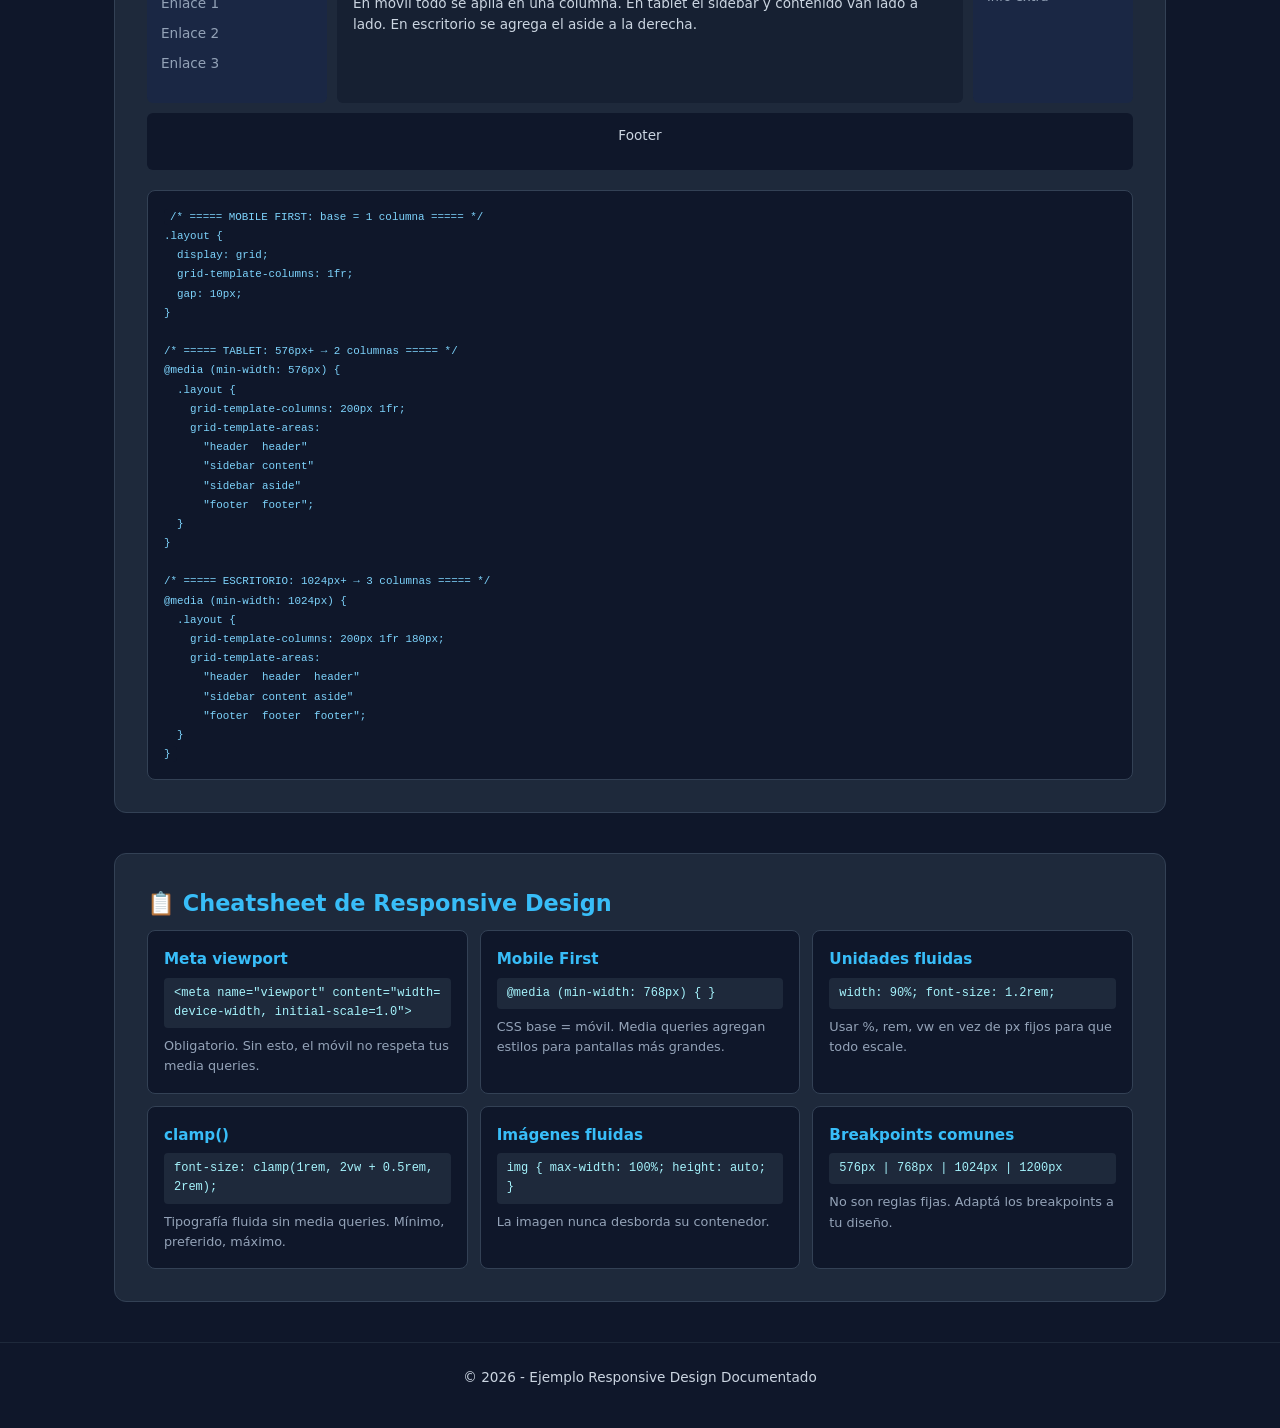
<file: Web 1/ejemplos/responsive-design/index.html>
<!DOCTYPE html>
<html lang="es">
<head>
  <meta charset="UTF-8">

  <!-- 
    ============================================================
    META VIEWPORT - LA BASE DEL RESPONSIVE DESIGN
    ============================================================
    Sin esta etiqueta, los móviles renderizan la página como si
    fuera un escritorio (típicamente a 980px) y luego la escalan.
    
    width=device-width → el ancho del viewport = ancho real del dispositivo
    initial-scale=1.0  → zoom inicial al 100%
    ============================================================
  -->
  <meta name="viewport" content="width=device-width, initial-scale=1.0">

  <title>Responsive Design - Ejemplo Completo Documentado</title>
  <link rel="stylesheet" href="styles.css">
</head>
<body>

  <!-- 
    ============================================================
    EJEMPLO COMPLETO DE RESPONSIVE DESIGN
    ============================================================
    
    Responsive Design = que la página se adapte a cualquier
    tamaño de pantalla (móvil, tablet, escritorio).
    
    Técnicas demostradas:
    
    1. Media Queries (@media) - reglas CSS condicionales
    2. Unidades relativas (%, em, rem, vw, vh)
    3. Imágenes fluidas (max-width: 100%)
    4. Mobile First vs Desktop First
    5. Tipografía responsiva (clamp())
    6. Contenedores fluidos
    7. Breakpoints comunes
    ============================================================
  -->

  <!-- ========================================
       HEADER / NAVEGACIÓN RESPONSIVA
       ========================================
       En escritorio: logo + links en fila.
       En móvil: se apilan verticalmente.
  -->
  <header class="header">
    <div class="container">
      <nav class="nav" aria-label="Navegación principal">
        <a href="#" class="nav-logo">🌐 MiSitio</a>
        <ul class="nav-links">
          <li><a href="#media-queries">Media Queries</a></li>
          <li><a href="#unidades">Unidades</a></li>
          <li><a href="#tipografia">Tipografía</a></li>
          <li><a href="#imagenes">Imágenes</a></li>
          <li><a href="#layout">Layout</a></li>
        </ul>
      </nav>
    </div>
  </header>

  <!-- ========================================
       HERO SECTION
       ========================================
       Usa unidades viewport (vh) y tipografía
       responsiva con clamp().
  -->
  <section class="hero">
    <div class="container">
      <h1>Responsive Design</h1>
      <p class="hero-subtitulo">
        Diseño que se adapta a cualquier pantalla.
        Redimensioná esta ventana para ver los cambios en acción.
      </p>
      <div class="hero-indicador">
        <!-- Este elemento muestra el breakpoint actual con CSS -->
        <span class="indicador-texto">Breakpoint actual:</span>
        <span class="indicador-valor"></span>
      </div>
    </div>
  </section>

  <main class="container">

    <!-- ========================================
         SECCIÓN 1: MEDIA QUERIES
         ========================================
         Las media queries son reglas condicionales
         que aplican CSS según el tamaño de pantalla.
         
         Enfoque MOBILE FIRST:
         - CSS base = estilos para móvil
         - @media (min-width: X) = estilos para pantallas más grandes
         
         Enfoque DESKTOP FIRST:
         - CSS base = estilos para escritorio
         - @media (max-width: X) = estilos para pantallas más pequeñas
         
         ✅ Se recomienda Mobile First porque:
         - Carga menos CSS en dispositivos lentos
         - Fuerza a priorizar el contenido esencial
    -->
    <section class="demo-section" id="media-queries">
      <h2>1. Media Queries <code>@media</code></h2>
      <p class="descripcion">
        Reglas CSS que se activan según el ancho de pantalla.
        Este ejemplo usa <strong>Mobile First</strong>: el CSS base es para móvil
        y los <code>@media (min-width)</code> agregan estilos para pantallas más grandes.
      </p>

      <div class="breakpoints-demo">
        <!--
          Estas cajas cambian de color según el breakpoint activo.
          Cada una se "enciende" cuando su media query se cumple.
        -->
        <div class="bp-box bp-mobile">
          <span class="bp-label">📱 Móvil</span>
          <span class="bp-range">&lt; 576px</span>
        </div>
        <div class="bp-box bp-tablet">
          <span class="bp-label">📋 Tablet</span>
          <span class="bp-range">576px - 768px</span>
        </div>
        <div class="bp-box bp-desktop">
          <span class="bp-label">💻 Escritorio</span>
          <span class="bp-range">768px - 1024px</span>
        </div>
        <div class="bp-box bp-wide">
          <span class="bp-label">🖥️ Pantalla grande</span>
          <span class="bp-range">&gt; 1024px</span>
        </div>
      </div>

      <pre><code>/* ===== MOBILE FIRST ===== */

/* Base: estilos para MÓVIL (sin media query) */
.elemento {
  font-size: 14px;
  padding: 12px;
}

/* Tablet: 576px en adelante */
@media (min-width: 576px) {
  .elemento {
    font-size: 16px;
    padding: 16px;
  }
}

/* Escritorio: 768px en adelante */
@media (min-width: 768px) {
  .elemento {
    font-size: 18px;
    padding: 24px;
  }
}

/* Pantalla grande: 1024px en adelante */
@media (min-width: 1024px) {
  .elemento {
    font-size: 20px;
    padding: 32px;
  }
}

/* Breakpoints comunes:
   576px  → Móvil grande / Tablet pequeña
   768px  → Tablet
   1024px → Escritorio
   1200px → Escritorio grande
*/</code></pre>
    </section>

    <!-- ========================================
         SECCIÓN 2: UNIDADES RELATIVAS
         ========================================
         Las unidades relativas son clave para
         que los tamaños se adapten al contexto.
    -->
    <section class="demo-section" id="unidades">
      <h2>2. Unidades relativas</h2>
      <p class="descripcion">
        Las unidades fijas (<code>px</code>) no se adaptan.
        Las relativas (<code>%, em, rem, vw, vh</code>) sí lo hacen.
      </p>

      <div class="unidades-grid">
        <div class="unidad-card">
          <h3><code>%</code></h3>
          <p>Relativo al elemento padre</p>
          <div class="unidad-demo">
            <div class="barra-padre">
              <div class="barra-hijo" style="width: 75%;">75%</div>
            </div>
          </div>
        </div>

        <div class="unidad-card">
          <h3><code>rem</code></h3>
          <p>Relativo al font-size del <code>&lt;html&gt;</code> (16px por defecto)</p>
          <div class="unidad-demo">
            <span class="texto-rem-small">1rem = 16px</span>
            <span class="texto-rem-big">1.5rem = 24px</span>
          </div>
        </div>

        <div class="unidad-card">
          <h3><code>em</code></h3>
          <p>Relativo al font-size del elemento padre</p>
          <div class="unidad-demo">
            <div class="em-padre">
              Padre: 18px
              <div class="em-hijo">Hijo: 1.5em = 27px</div>
            </div>
          </div>
        </div>

        <div class="unidad-card">
          <h3><code>vw / vh</code></h3>
          <p>Relativo al viewport (1vw = 1% del ancho de ventana)</p>
          <div class="unidad-demo">
            <div class="barra-vw">50vw de ancho</div>
          </div>
        </div>
      </div>

      <pre><code>/* Unidades relativas más usadas */

/* % → relativo al padre */
.hijo { width: 75%; }

/* rem → relativo al html (consistente en toda la página) */
.titulo { font-size: 2rem; }     /* 2 × 16px = 32px */
.texto  { font-size: 1rem; }     /* 1 × 16px = 16px */
.small  { font-size: 0.875rem; } /* 0.875 × 16px = 14px */

/* em → relativo al padre (puede acumularse, cuidado) */
.padre { font-size: 18px; }
.hijo  { font-size: 1.5em; }  /* 1.5 × 18px = 27px */

/* vw/vh → relativo al viewport */
.hero { height: 50vh; }   /* 50% de la altura de la ventana */
.ancho { width: 80vw; }   /* 80% del ancho de la ventana */

/* ✅ Recomendación:
   - rem para font-size (predecible)
   - % para anchos de contenedores
   - vw/vh para secciones hero o full-screen
*/</code></pre>
    </section>

    <!-- ========================================
         SECCIÓN 3: TIPOGRAFÍA RESPONSIVA
         ========================================
         clamp() permite definir un tamaño mínimo,
         uno preferido (fluido) y uno máximo.
    -->
    <section class="demo-section" id="tipografia">
      <h2>3. Tipografía responsiva con <code>clamp()</code></h2>
      <p class="descripcion">
        <code>clamp(mínimo, preferido, máximo)</code> crea texto que escala
        fluidamente con el viewport, sin saltos bruscos.
      </p>

      <div class="tipografia-demo">
        <p class="tipo-clamp-h1">Título principal</p>
        <p class="tipo-clamp-h2">Subtítulo de sección</p>
        <p class="tipo-clamp-body">
          Este párrafo usa <code>clamp()</code> para su tamaño de fuente.
          Redimensioná la ventana y observá cómo el texto crece y decrece
          fluidamente entre el mínimo y el máximo.
        </p>
      </div>

      <pre><code>/* clamp(mínimo, preferido, máximo) */

/* Título: mínimo 1.5rem, crece con el viewport, máximo 3rem */
h1 {
  font-size: clamp(1.5rem, 4vw + 0.5rem, 3rem);
}

/* Subtítulo */
h2 {
  font-size: clamp(1.2rem, 2.5vw + 0.5rem, 2rem);
}

/* Texto de cuerpo */
p {
  font-size: clamp(0.9rem, 1vw + 0.5rem, 1.15rem);
}

/* Cómo funciona clamp():
   1. Si "preferido" < "mínimo" → usa mínimo
   2. Si "preferido" > "máximo" → usa máximo
   3. Si está entre ambos → usa preferido (fluido)
   
   El truco: usar vw en el valor preferido para que
   escale con el ancho de la ventana.
   
   4vw + 0.5rem = escala con viewport + base fija
*/</code></pre>
    </section>

    <!-- ========================================
         SECCIÓN 4: IMÁGENES RESPONSIVAS
         ========================================
         Las imágenes deben adaptarse al contenedor
         sin desbordarse ni distorsionarse.
    -->
    <section class="demo-section" id="imagenes">
      <h2>4. Imágenes y media responsivos</h2>
      <p class="descripcion">
        La regla de oro: <code>max-width: 100%</code> + <code>height: auto</code>.
        La imagen nunca será más ancha que su contenedor.
      </p>

      <div class="imagenes-demo">
        <!-- Imagen fluida básica -->
        <div class="img-ejemplo">
          <div class="img-placeholder" aria-label="Imagen de ejemplo que se adapta al contenedor">
            <span>📷</span>
            <p>Imagen fluida</p>
            <small>max-width: 100%; height: auto;</small>
          </div>
          <p class="img-caption">Se encoge con el contenedor, nunca se desborda</p>
        </div>

        <!-- object-fit -->
        <div class="img-ejemplo">
          <div class="img-placeholder img-cover" aria-label="Imagen con object-fit cover">
            <span>🖼️</span>
            <p>object-fit: cover</p>
            <small>Rellena el espacio, recorta si es necesario</small>
          </div>
          <p class="img-caption">Mantiene proporción, recorta los bordes</p>
        </div>

        <!-- aspect-ratio -->
        <div class="img-ejemplo">
          <div class="img-placeholder img-aspect" aria-label="Imagen con aspect-ratio 16/9">
            <span>🎬</span>
            <p>aspect-ratio: 16/9</p>
            <small>Mantiene proporción 16:9 siempre</small>
          </div>
          <p class="img-caption">Proporción fija sin importar el ancho</p>
        </div>
      </div>

      <pre><code>/* Imagen fluida básica */
img {
  max-width: 100%;  /* Nunca más ancha que su contenedor */
  height: auto;     /* Mantiene la proporción */
  display: block;
}

/* object-fit: controla cómo la imagen llena su caja */
.cover {
  width: 100%;
  height: 200px;           /* Altura fija */
  object-fit: cover;       /* Rellena, recorta si hace falta */
  object-position: center; /* Centra el recorte */
}

/* aspect-ratio: mantiene proporción sin trucos */
.video-container {
  width: 100%;
  aspect-ratio: 16 / 9;  /* Siempre 16:9 */
}

/* &lt;picture&gt; para servir distintas imágenes según pantalla */
&lt;picture&gt;
  &lt;source media="(min-width: 768px)" srcset="grande.jpg"&gt;
  &lt;source media="(min-width: 480px)" srcset="mediana.jpg"&gt;
  &lt;img src="pequeña.jpg" alt="Descripción"&gt;
&lt;/picture&gt;</code></pre>
    </section>

    <!-- ========================================
         SECCIÓN 5: LAYOUT RESPONSIVO COMPLETO
         ========================================
         Un layout real que cambia de estructura
         según el tamaño de pantalla.
         
         Móvil:     1 columna (todo apilado)
         Tablet:    2 columnas
         Escritorio: sidebar + contenido + aside
    -->
    <section class="demo-section" id="layout">
      <h2>5. Layout responsivo completo</h2>
      <p class="descripcion">
        Un layout real que cambia de estructura según el dispositivo.
        Móvil → 1 columna. Tablet → 2 columnas. Escritorio → 3 zonas.
      </p>

      <div class="layout-responsivo">
        <div class="lr-header">Header</div>
        <div class="lr-sidebar">
          <h3>Sidebar</h3>
          <ul>
            <li>Enlace 1</li>
            <li>Enlace 2</li>
            <li>Enlace 3</li>
          </ul>
        </div>
        <div class="lr-content">
          <h3>Contenido principal</h3>
          <p>
            En móvil todo se apila en una columna.
            En tablet el sidebar y contenido van lado a lado.
            En escritorio se agrega el aside a la derecha.
          </p>
        </div>
        <div class="lr-aside">
          <h3>Aside</h3>
          <p>Info extra</p>
        </div>
        <div class="lr-footer">Footer</div>
      </div>

      <pre><code>/* ===== MOBILE FIRST: base = 1 columna ===== */
.layout {
  display: grid;
  grid-template-columns: 1fr;
  gap: 10px;
}

/* ===== TABLET: 576px+ → 2 columnas ===== */
@media (min-width: 576px) {
  .layout {
    grid-template-columns: 200px 1fr;
    grid-template-areas:
      "header  header"
      "sidebar content"
      "sidebar aside"
      "footer  footer";
  }
}

/* ===== ESCRITORIO: 1024px+ → 3 columnas ===== */
@media (min-width: 1024px) {
  .layout {
    grid-template-columns: 200px 1fr 180px;
    grid-template-areas:
      "header  header  header"
      "sidebar content aside"
      "footer  footer  footer";
  }
}</code></pre>
    </section>

    <!-- ========================================
         SECCIÓN 6: RESUMEN / CHEATSHEET
         ========================================
    -->
    <section class="demo-section resumen">
      <h2>📋 Cheatsheet de Responsive Design</h2>

      <div class="resumen-grid">
        <div class="resumen-card">
          <h3>Meta viewport</h3>
          <code>&lt;meta name="viewport" content="width=device-width, initial-scale=1.0"&gt;</code>
          <p>Obligatorio. Sin esto, el móvil no respeta tus media queries.</p>
        </div>
        <div class="resumen-card">
          <h3>Mobile First</h3>
          <code>@media (min-width: 768px) { }</code>
          <p>CSS base = móvil. Media queries agregan estilos para pantallas más grandes.</p>
        </div>
        <div class="resumen-card">
          <h3>Unidades fluidas</h3>
          <code>width: 90%; font-size: 1.2rem;</code>
          <p>Usar %, rem, vw en vez de px fijos para que todo escale.</p>
        </div>
        <div class="resumen-card">
          <h3>clamp()</h3>
          <code>font-size: clamp(1rem, 2vw + 0.5rem, 2rem);</code>
          <p>Tipografía fluida sin media queries. Mínimo, preferido, máximo.</p>
        </div>
        <div class="resumen-card">
          <h3>Imágenes fluidas</h3>
          <code>img { max-width: 100%; height: auto; }</code>
          <p>La imagen nunca desborda su contenedor.</p>
        </div>
        <div class="resumen-card">
          <h3>Breakpoints comunes</h3>
          <code>576px | 768px | 1024px | 1200px</code>
          <p>No son reglas fijas. Adaptá los breakpoints a tu diseño.</p>
        </div>
      </div>
    </section>

  </main>

  <footer class="footer">
    <div class="container">
      <p>&copy; 2026 - Ejemplo Responsive Design Documentado</p>
    </div>
  </footer>

</body>
</html>
</file>
<file: Web 1/ejemplo-basico/css/styles.css>
.caja {
    width: 100px;
    height: 100px;
    background-color: red;
    border: 3px solid black;
    padding: 10px;
    margin: 20px;
}

.caja-verde {
    background-color: green;
}


/* Estático (por defecto) */
.estatico {
    position: static;
}

/* Relativo - se mueve desde su posición original */
.relativo {
    position: relative;
    top: -100px;
    left: 20px;
    z-index: 0;
}

/* Absoluto - se posiciona respecto al contenedor posicionado más cercano */
.absoluto {
    position: absolute;
    top: 0;
    right: 0;
    z-index: 10;
}

/* Fijo - se posiciona respecto al viewport */
.fijo {
    position: fixed;
    bottom: 20px;
    right: 20px;
    z-index: 1000;
}

/* Pegajoso - combina relative y fixed */
.pegajoso {
    position: sticky;
    top: 0;
    z-index: 100;
}
</file>
<file: Web 1/ejemplos/css-grid-ejemplo/styles.css>
/* ============================================================
   CSS GRID - LAYOUT BIDIMENSIONAL (NIVEL 3)
   Archivo de estilos completamente documentado
   ============================================================ */

/* ----------------------------------------
   RESET Y ESTILOS BASE
   ---------------------------------------- */
*,
*::before,
*::after {
  margin: 0;
  padding: 0;
  box-sizing: border-box; /* Incluye padding y border en el tamaño total */
}

body {
  font-family: 'Segoe UI', system-ui, -apple-system, sans-serif;
  background-color: #0f172a; /* Fondo oscuro */
  color: #e2e8f0;
  line-height: 1.6;
  padding: 24px;
}

/* ----------------------------------------
   SECCIONES DE DEMOSTRACIÓN
   Cada sección muestra un concepto de Grid
   ---------------------------------------- */
.demo-section {
  max-width: 1100px;
  margin: 0 auto 48px auto;
  background: #1e293b;
  border-radius: 12px;
  padding: 32px;
  border: 1px solid #334155;
}

.demo-section h2 {
  color: #38bdf8;       /* Azul claro para títulos */
  margin-bottom: 8px;
  font-size: 1.4rem;
}

.demo-section code {
  background: #0f172a;
  padding: 2px 6px;
  border-radius: 4px;
  font-size: 0.9em;
  color: #7dd3fc;
}

.descripcion {
  color: #94a3b8;
  margin-bottom: 20px;
  font-size: 0.95rem;
}

/* Bloques de código de referencia */
pre {
  background: #0f172a;
  border: 1px solid #334155;
  border-radius: 8px;
  padding: 16px;
  margin-top: 20px;
  overflow-x: auto;
  font-size: 0.85rem;
  line-height: 1.5;
}

pre code {
  background: none;
  padding: 0;
  color: #a5f3fc;
}

/* ============================================================
   SECCIÓN 1: LAYOUT CLÁSICO CON GRID-TEMPLATE-AREAS
   ============================================================
   
   grid-template-areas permite "dibujar" el layout con texto.
   Cada string representa una fila, y cada palabra una celda.
   Palabras repetidas = el elemento ocupa varias columnas.
   
   Visualización del grid:
   
   Columna:  200px    1fr      1fr     200px
            ┌────────┬────────┬────────┬────────┐
   Fila 1:  │       header    header           │  ← auto
            ├────────┼────────┴────────┼────────┤
   Fila 2:  │sidebar │     main       │ aside  │  ← 1fr
            ├────────┼────────┬────────┼────────┤
   Fila 3:  │       footer    footer           │  ← auto
            └────────┴────────┴────────┴────────┘
   ============================================================ */

.layout-clasico {
  display: grid;

  /* 4 columnas: sidebar(200px) + 2 centrales(1fr) + aside(200px) */
  grid-template-columns: 200px 1fr 1fr 200px;

  /* 3 filas: header(auto) + contenido(1fr) + footer(auto) */
  grid-template-rows: auto 1fr auto;

  /* Mapa visual de áreas - cada línea es una fila */
  grid-template-areas:
    "header  header  header  header"
    "sidebar main    main    aside"
    "footer  footer  footer  footer";

  /* Espacio entre todas las celdas */
  gap: 12px;

  /* Altura mínima para que se vea el layout */
  min-height: 400px;
}

/* Asignación de cada elemento a su zona nombrada + estilos visuales */
.lc-header {
  grid-area: header;
  background: linear-gradient(135deg, #1e40af, #3b82f6);
  border-radius: 8px;
  padding: 16px 24px;
}

.lc-sidebar { grid-area: sidebar; }
.lc-aside   { grid-area: aside; }

.lc-header nav {
  display: flex;
  justify-content: space-between;
  align-items: center;
}

.lc-header .logo {
  font-size: 1.2rem;
  font-weight: 700;
}

.lc-header ul {
  display: flex;
  list-style: none;
  gap: 16px;
}

.lc-header a {
  color: #e2e8f0;
  text-decoration: none;
}

.lc-header a:hover,
.lc-header a[aria-current="page"] {
  color: #bfdbfe;
  text-decoration: underline;
}

.lc-sidebar,
.lc-aside {
  background: #1a2744;
  border-radius: 8px;
  padding: 16px;
}

.lc-sidebar h3,
.lc-aside h3 {
  color: #60a5fa;
  margin-bottom: 12px;
  font-size: 1rem;
}

.lc-sidebar ul {
  list-style: none;
}

.lc-sidebar li {
  margin-bottom: 8px;
}

.lc-sidebar a {
  color: #94a3b8;
  text-decoration: none;
}

.lc-sidebar a:hover {
  color: #e2e8f0;
}

.lc-main {
  grid-area: main;
  background: #162032;
  border-radius: 8px;
  padding: 24px;
}

.lc-main h3 {
  color: #34d399;
  margin-bottom: 12px;
}

.lc-main p {
  margin-bottom: 10px;
  color: #cbd5e1;
}

.lc-footer {
  grid-area: footer;
  background: #0f172a;
  border-radius: 8px;
  padding: 16px;
  text-align: center;
  color: #94a3b8;  /* Mejorado para contraste accesible */
}

/* ============================================================
   SECCIÓN 2: POSICIONAMIENTO POR LÍNEAS DE GRID
   ============================================================
   
   Las líneas del grid se numeran desde 1.
   Para un grid de 4 columnas hay 5 líneas verticales:
   
   Línea:  1     2     3     4     5
           │     │     │     │     │
           ├─────┼─────┼─────┼─────┤  ← Línea de fila 1
           │  A  │  A  │  B  │  B  │
           ├─────┼─────┼─────┼─────┤  ← Línea de fila 2
           │  C  │  D  │  D  │  E  │
           ├─────┼─────┼─────┼─────┤  ← Línea de fila 3
           │  C  │  F  │  F  │  E  │
           ├─────┼─────┼─────┼─────┤  ← Línea de fila 4
   
   grid-column: 1 / 3  → desde línea 1 hasta línea 3 (2 celdas)
   grid-row: 2 / 4     → desde línea 2 hasta línea 4 (2 celdas)
   ============================================================ */

.grid-lineas {
  display: grid;

  /* repeat(4, 1fr) = 4 columnas iguales de 1 fracción cada una */
  grid-template-columns: repeat(4, 1fr);

  /* 3 filas de 120px cada una */
  grid-template-rows: repeat(3, 120px);

  gap: 8px;
}

/* Estilos base de cada item */
.gl-item {
  border-radius: 8px;
  display: flex;
  flex-direction: column;
  align-items: center;
  justify-content: center;
  font-weight: 700;
  font-size: 1.1rem;
  color: #fff;
}

.gl-item small {
  font-weight: 400;
  font-size: 0.7rem;
  opacity: 0.8;
  margin-top: 4px;
}

/* A: columnas 1-3, fila 1 (ocupa 2 columnas) */
.gl-a {
  grid-column: 1 / 3;   /* Desde línea 1 hasta línea 3 */
  grid-row: 1 / 2;      /* Solo fila 1 */
  background: #2563eb;
}

/* B: columnas 3-5, fila 1 */
.gl-b {
  grid-column: 3 / 5;
  grid-row: 1 / 2;
  background: #7c3aed;
}

/* C: columna 1, filas 2-4 (ocupa 2 filas = span vertical) */
.gl-c {
  grid-column: 1 / 2;
  grid-row: 2 / 4;      /* Desde línea 2 hasta línea 4 */
  background: #059669;
}

/* D: columnas 2-4, fila 2 */
.gl-d {
  grid-column: 2 / 4;
  grid-row: 2 / 3;
  background: #d97706;
}

/* E: columna 4, filas 2-4 (span vertical) */
.gl-e {
  grid-column: 4 / 5;
  grid-row: 2 / 4;
  background: #dc2626;
}

/* F: columnas 2-4, fila 3 */
.gl-f {
  grid-column: 2 / 4;
  grid-row: 3 / 4;
  background: #0891b2;
}

/* ============================================================
   SECCIÓN 3: GALERÍA RESPONSIVA CON AUTO-FIT + MINMAX
   ============================================================
   
   Esta es una de las técnicas más poderosas de CSS Grid.
   
   repeat(auto-fit, minmax(220px, 1fr)) significa:
   - auto-fit: crea tantas columnas como quepan en el contenedor
   - minmax(220px, 1fr): cada columna mide mínimo 220px,
     máximo 1fr (se reparte el espacio sobrante)
   
   Resultado: layout responsivo SIN media queries.
   
   Ancho 1000px → 4 columnas de ~250px
   Ancho 700px  → 3 columnas de ~233px
   Ancho 500px  → 2 columnas de ~250px
   Ancho 300px  → 1 columna de 300px
   ============================================================ */

.galeria-responsiva {
  display: grid;

  /* La magia: columnas auto-responsivas */
  grid-template-columns: repeat(auto-fit, minmax(220px, 1fr));

  gap: 20px;
}

/* Tarjetas de la galería */
.tarjeta {
  background: #1a2744;
  border-radius: 12px;
  overflow: hidden;
  border: 1px solid #334155;
  transition: transform 0.2s ease, box-shadow 0.2s ease;
}

.tarjeta:hover {
  transform: translateY(-4px);
  box-shadow: 0 8px 24px rgba(0, 0, 0, 0.3);
}

.tarjeta-img {
  background: linear-gradient(135deg, #1e3a5f, #0f172a);
  height: 120px;
  display: flex;
  align-items: center;
  justify-content: center;
  font-size: 3rem;
}

.tarjeta h3 {
  padding: 12px 16px 4px;
  color: #f1f5f9;
  font-size: 1.05rem;
}

.tarjeta p {
  padding: 0 16px 16px;
  color: #94a3b8;
  font-size: 0.85rem;
}

/* ============================================================
   SECCIÓN 4: ALINEACIÓN EN EL GRID
   ============================================================
   
   Hay dos niveles de alineación en Grid:
   
   A) Alineación de ITEMS dentro de sus celdas:
      - justify-items → eje horizontal (inline)
      - align-items   → eje vertical (block)
      - place-items   → shorthand de ambos
   
   B) Alineación del GRID dentro del contenedor:
      - justify-content → eje horizontal
      - align-content   → eje vertical
      - place-content   → shorthand de ambos
   
   Valores posibles: start | end | center | stretch
   (stretch es el valor por defecto)
   ============================================================ */

.grid-alineacion-demo {
  display: grid;
  grid-template-columns: repeat(auto-fit, minmax(240px, 1fr));
  gap: 16px;
}

.alineacion-ejemplo h4 {
  text-align: center;
  margin-bottom: 8px;
  color: #94a3b8;
  font-size: 0.85rem;
}

/* Mini-grids para demostrar cada tipo de alineación */
.mini-grid {
  display: grid;
  grid-template-columns: repeat(2, 1fr);
  grid-template-rows: repeat(2, 80px);
  gap: 6px;
  background: #0f172a;
  border-radius: 8px;
  padding: 8px;
  border: 1px dashed #475569; /* Borde punteado para ver los límites */
}

.mini-item {
  background: #3b82f6;
  color: #ffffff;
  font-weight: 700;
  display: grid;
  place-items: center;
  border-radius: 4px;
  font-size: 0.9rem;
}

/* --- Variantes de alineación --- */

/* start: items se pegan a la esquina superior-izquierda de su celda */
.align-start {
  place-items: start;
}
.align-start .mini-item {
  width: 50px;
  height: 40px;
  background: #ef4444;
}

/* center: items se centran en su celda */
.align-center {
  place-items: center;
}
.align-center .mini-item {
  width: 50px;
  height: 40px;
  background: #8b5cf6;
}

/* end: items se pegan a la esquina inferior-derecha */
.align-end {
  place-items: end;
}
.align-end .mini-item {
  width: 50px;
  height: 40px;
  background: #f59e0b;
}

/* stretch (default): items llenan toda la celda */
.align-stretch {
  place-items: stretch;
}
.align-stretch .mini-item {
  background: #10b981;
}

/* ============================================================
   SECCIÓN 5: GRID IMPLÍCITO
   ============================================================
   
   Grid EXPLÍCITO: las filas/columnas que defines tú.
   Grid IMPLÍCITO: las filas/columnas que el navegador crea
   automáticamente cuando hay más elementos que celdas definidas.
   
   grid-auto-rows: controla el tamaño de filas implícitas
   grid-auto-columns: controla el tamaño de columnas implícitas
   grid-auto-flow: controla la dirección de auto-colocación
     - row (default): llena por filas
     - column: llena por columnas
     - dense: intenta rellenar huecos (reordena visualmente)
   
   ⚠️ dense puede cambiar el orden visual vs. el orden del DOM,
   lo cual puede afectar la accesibilidad (navegación por teclado).
   ============================================================ */

.grid-implicito {
  display: grid;

  /* Solo definimos 3 columnas (grid explícito) */
  grid-template-columns: repeat(3, 1fr);

  /* Las filas se crean automáticamente (grid implícito) */
  /* minmax: mínimo 80px, crece si el contenido lo necesita */
  grid-auto-rows: minmax(80px, auto);

  /* dense: rellena huecos cuando hay items de distinto tamaño */
  grid-auto-flow: dense;

  gap: 8px;
}

.gi-item {
  background: #334155;
  border-radius: 8px;
  display: flex;
  align-items: center;
  justify-content: center;
  font-weight: 600;
  color: #e2e8f0;
  border: 2px solid #475569;
}

/* Elementos anchos: ocupan 2 columnas con "span 2" */
.gi-wide {
  grid-column: span 2;  /* Equivale a: grid-column: auto / span 2 */
  background: #1d4ed8;
  border-color: #3b82f6;
}

/* Elementos altos: ocupan 2 filas con "span 2" */
.gi-tall {
  grid-row: span 2;     /* Equivale a: grid-row: auto / span 2 */
  background: #7e22ce;
  border-color: #a855f7;
}

/* ============================================================
   SECCIÓN 6: TABLA RESUMEN
   ============================================================ */

.tabla-resumen {
  display: grid;
  grid-template-columns: repeat(auto-fit, minmax(480px, 1fr));
  gap: 20px;
}

table {
  width: 100%;
  border-collapse: collapse;
  font-size: 0.85rem;
}

caption {
  text-align: left;
  font-weight: 700;
  color: #38bdf8;
  margin-bottom: 8px;
  font-size: 0.95rem;
}

th, td {
  padding: 8px 12px;
  text-align: left;
  border-bottom: 1px solid #334155;
}

th {
  background: #0f172a;
  color: #cbd5e1;  /* Mejorado para contraste accesible */
  font-weight: 600;
}

td code {
  background: #0f172a;
  padding: 1px 5px;
  border-radius: 3px;
  color: #7dd3fc;
  font-size: 0.8rem;
}

/* ============================================================
   DISEÑO RESPONSIVO
   ============================================================
   Adaptamos el layout clásico para pantallas pequeñas.
   En móvil, todo se apila en una sola columna.
   ============================================================ */

@media (max-width: 768px) {
  body {
    padding: 12px;
  }

  .demo-section {
    padding: 20px;
  }

  /* El layout clásico pasa a 1 columna en móvil */
  .layout-clasico {
    grid-template-columns: 1fr;
    grid-template-rows: auto;
    grid-template-areas:
      "header"
      "sidebar"
      "main"
      "aside"
      "footer";
    min-height: auto;
  }

  /* Grid de líneas: 2 columnas en vez de 4 */
  .grid-lineas {
    grid-template-columns: repeat(2, 1fr);
    grid-template-rows: auto;
  }

  .gl-a, .gl-b { grid-column: 1 / -1; grid-row: auto; }
  .gl-c, .gl-d, .gl-e, .gl-f {
    grid-column: auto;
    grid-row: auto;
  }

  /* Tabla resumen en 1 columna */
  .tabla-resumen {
    grid-template-columns: 1fr;
  }
}
</file>
<file: Web 1/ejemplos/flexbox-navbar/styles/styles.css>
* {
    margin: 0;
    padding: 0;
    box-sizing: border-box;
}

body {
    font-family: -apple-system, BlinkMacSystemFont, 'Segoe UI', Roboto, sans-serif;
    line-height: 1.6;
    color: #333;
}

/* Navbar con Flexbox */
.navbar {
    display: flex;
    justify-content: space-between;
    align-items: center;
    padding: 1rem 5%;
    background: linear-gradient(135deg, #667eea 0%, #764ba2 100%);
    box-shadow: 0 2px 10px rgba(0,0,0,0.1);
    position: sticky;
    top: 0;
    z-index: 1000;
}

.nav-brand {
    display: flex;
    align-items: center;
    gap: 0.5rem;
    color: white;
    font-size: 1.5rem;
    font-weight: bold;
}

.logo {
    font-size: 2rem;
}

.nav-menu {
    display: flex;
    gap: 2rem;
    list-style: none;
}

.nav-link {
    color: white;
    text-decoration: none;
    padding: 0.5rem 1rem;
    border-radius: 0.5rem;
    transition: background 0.3s;
}

.nav-link:hover,
.nav-link.active {
    background: rgba(255,255,255,0.2);
}

/* Botones */
.btn-primary, .btn-secondary {
    padding: 0.75rem 1.5rem;
    border: none;
    border-radius: 0.5rem;
    font-weight: 600;
    cursor: pointer;
    transition: transform 0.2s, box-shadow 0.2s;
}

.btn-primary {
    background: white;
    color: #667eea;
}

.btn-secondary {
    background: transparent;
    color: white;
    border: 2px solid white;
}

.btn-primary:hover, .btn-secondary:hover {
    transform: translateY(-2px);
    box-shadow: 0 4px 12px rgba(0,0,0,0.2);
}

/* Container */
.container {
    max-width: 1200px;
    margin: 0 auto;
    padding: 2rem 5%;
}

/* Hero Section con Flexbox */
.hero {
    display: flex;
    align-items: center;
    gap: 3rem;
    padding: 4rem 0;
}

.hero-content {
    flex: 1;
}

.hero-content h1 {
    font-size: 3rem;
    margin-bottom: 1rem;
    background: linear-gradient(135deg, #667eea 0%, #764ba2 100%);
    -webkit-background-clip: text;
    -webkit-text-fill-color: transparent;
}

.hero-content p {
    font-size: 1.25rem;
    color: #666;
    margin-bottom: 2rem;
}

.hero-buttons {
    display: flex;
    gap: 1rem;
}

.hero-image {
    flex: 1;
    display: flex;
    justify-content: center;
    align-items: center;
}

.placeholder-image {
    width: 300px;
    height: 300px;
    background: linear-gradient(135deg, #667eea 0%, #764ba2 100%);
    border-radius: 1rem;
    display: flex;
    align-items: center;
    justify-content: center;
    font-size: 8rem;
    box-shadow: 0 10px 30px rgba(102, 126, 234, 0.3);
}

/* Features con Flexbox */
.features {
    display: flex;
    gap: 2rem;
    margin: 4rem 0;
}

.feature-card {
    flex: 1;
    padding: 2rem;
    background: white;
    border-radius: 1rem;
    box-shadow: 0 4px 20px rgba(0,0,0,0.1);
    text-align: center;
    transition: transform 0.3s;
}

.feature-card:hover {
    transform: translateY(-10px);
}

.feature-icon {
    font-size: 3rem;
    margin-bottom: 1rem;
}

.feature-card h3 {
    margin-bottom: 0.5rem;
    color: #667eea;
}

/* Content Section con Flexbox */
.content-section {
    display: flex;
    gap: 2rem;
    margin: 4rem 0;
}

.sidebar {
    flex: 0 0 250px;
    background: #f8f9fa;
    padding: 1.5rem;
    border-radius: 1rem;
    height: fit-content;
}

.sidebar h3 {
    margin-bottom: 1rem;
    color: #667eea;
}

.sidebar-menu {
    list-style: none;
    display: flex;
    flex-direction: column;
    gap: 0.5rem;
}

.sidebar-menu a {
    color: #333;
    text-decoration: none;
    padding: 0.5rem;
    border-radius: 0.5rem;
    transition: background 0.3s;
}

.sidebar-menu a:hover {
    background: white;
}

.main-content {
    flex: 1;
}

.main-content h2 {
    margin-bottom: 1rem;
    color: #667eea;
}

.code-example {
    background: #2d2d2d;
    color: #f8f8f2;
    padding: 1rem;
    border-radius: 0.5rem;
    margin-top: 1rem;
    overflow-x: auto;
}

/* Footer con Flexbox */
.footer {
    background: #2d3748;
    color: white;
    margin-top: 4rem;
}

.footer-content {
    max-width: 1200px;
    margin: 0 auto;
    padding: 3rem 5%;
    display: flex;
    justify-content: space-between;
    gap: 2rem;
}

.footer-section {
    flex: 1;
    display: flex;
    flex-direction: column;
    gap: 0.5rem;
}

.footer-section h4 {
    margin-bottom: 0.5rem;
    color: #667eea;
}

.footer-section a {
    color: #cbd5e0;
    text-decoration: none;
    transition: color 0.3s;
}

.footer-section a:hover {
    color: white;
}

.footer-bottom {
    text-align: center;
    padding: 1rem;
    border-top: 1px solid rgba(255,255,255,0.1);
}

/* Responsive */
@media (max-width: 768px) {
    .navbar {
        flex-wrap: wrap;
        gap: 1rem;
    }
    
    .nav-menu {
        order: 3;
        width: 100%;
        flex-direction: column;
        gap: 0.5rem;
    }
    
    .hero {
        flex-direction: column;
        text-align: center;
    }
    
    .hero-content h1 {
        font-size: 2rem;
    }
    
    .hero-buttons {
        justify-content: center;
    }
    
    .features {
        flex-direction: column;
    }
    
    .content-section {
        flex-direction: column;
    }
    
    .sidebar {
        flex: 1;
    }
    
    .footer-content {
        flex-direction: column;
    }
}
</file>
<file: Web 1/ejemplos/responsive-design/styles.css>
/* ============================================================
   RESPONSIVE DESIGN - EJEMPLO COMPLETO DOCUMENTADO
   ============================================================
   
   Enfoque: MOBILE FIRST
   
   Esto significa:
   - El CSS base (sin media queries) es para MÓVIL
   - Usamos @media (min-width: X) para agregar estilos
     a pantallas MÁS GRANDES
   
   Breakpoints usados:
   - 576px  → Tablet pequeña / Móvil grande
   - 768px  → Tablet
   - 1024px → Escritorio
   - 1200px → Escritorio grande
   ============================================================ */

/* ----------------------------------------
   RESET Y BASE
   ---------------------------------------- */
*,
*::before,
*::after {
  margin: 0;
  padding: 0;
  box-sizing: border-box;
}

html {
  /* 
    El font-size del html es la referencia para "rem".
    16px es el default del navegador.
    No lo cambies a px fijo; dejá que el usuario lo controle.
  */
  font-size: 100%; /* = 16px por defecto */
  scroll-behavior: smooth;
}

body {
  font-family: 'Segoe UI', system-ui, -apple-system, sans-serif;
  background-color: #0f172a;
  color: #e2e8f0;
  line-height: 1.6;
}

/* ----------------------------------------
   CONTENEDOR FLUIDO
   ----------------------------------------
   El contenedor limita el ancho máximo y centra
   el contenido. El padding lateral evita que el
   texto toque los bordes en móvil.
*/
.container {
  width: 100%;              /* Ocupa todo el ancho disponible */
  max-width: 1100px;        /* Pero nunca más de 1100px */
  margin: 0 auto;           /* Centrado horizontal */
  padding-left: 16px;       /* Respiro lateral en móvil */
  padding-right: 16px;
}

/* En tablet: más respiro lateral */
@media (min-width: 576px) {
  .container {
    padding-left: 24px;
    padding-right: 24px;
  }
}

/* ----------------------------------------
   HEADER / NAVEGACIÓN RESPONSIVA
   ----------------------------------------
   Móvil: logo y links apilados (columna)
   Escritorio: logo y links en fila
*/
.header {
  background: linear-gradient(135deg, #1e293b, #0f172a);
  border-bottom: 1px solid #334155;
  padding: 16px 0;
  position: sticky;       /* Se queda fijo al hacer scroll */
  top: 0;
  z-index: 100;
}

.nav {
  display: flex;
  flex-direction: column;  /* MÓVIL: apilado */
  align-items: center;
  gap: 12px;
}

.nav-logo {
  font-size: 1.3rem;
  font-weight: 700;
  color: #f1f5f9;
  text-decoration: none;
}

.nav-links {
  list-style: none;
  display: flex;
  flex-wrap: wrap;          /* Se envuelven si no caben */
  justify-content: center;
  gap: 8px 16px;            /* gap vertical | horizontal */
}

.nav-links a {
  color: #94a3b8;
  text-decoration: none;
  font-size: 0.85rem;
  transition: color 0.2s;
}

.nav-links a:hover {
  color: #38bdf8;
}

/* TABLET+: navegación en fila */
@media (min-width: 768px) {
  .nav {
    flex-direction: row;       /* Fila horizontal */
    justify-content: space-between;
  }

  .nav-links {
    gap: 24px;
  }

  .nav-links a {
    font-size: 0.9rem;
  }
}

/* ----------------------------------------
   HERO SECTION
   ----------------------------------------
   Usa vh para altura y clamp() para tipografía.
*/
.hero {
  /* 
    min-height con vh: la sección ocupa al menos
    40% de la altura de la ventana.
    En móvil usamos menos para no desperdiciar espacio.
  */
  min-height: 30vh;
  display: flex;
  align-items: center;
  text-align: center;
  padding: 40px 0;
  background: linear-gradient(180deg, #1e293b 0%, #0f172a 100%);
}

/* TABLET+: más altura */
@media (min-width: 768px) {
  .hero {
    min-height: 40vh;
    padding: 60px 0;
  }
}

.hero h1 {
  /* 
    clamp(mínimo, preferido, máximo)
    El texto escala fluidamente con el viewport.
    2rem en móvil → crece → 3.5rem en escritorio grande
  */
  font-size: clamp(2rem, 5vw + 0.5rem, 3.5rem);
  color: #f1f5f9;
  margin-bottom: 12px;
}

.hero-subtitulo {
  font-size: clamp(0.95rem, 1.5vw + 0.5rem, 1.2rem);
  color: #94a3b8;
  max-width: 600px;
  margin: 0 auto 20px;
}

/* ----------------------------------------
   INDICADOR DE BREAKPOINT
   ----------------------------------------
   Muestra visualmente qué breakpoint está activo.
   Usa ::after con content para cambiar el texto
   según el media query.
*/
.hero-indicador {
  display: inline-flex;
  align-items: center;
  gap: 8px;
  background: #1e293b;
  border: 1px solid #334155;
  border-radius: 8px;
  padding: 8px 16px;
  font-size: 0.85rem;
}

.indicador-texto {
  color: #64748b;
}

/* El texto cambia según el breakpoint activo */
.indicador-valor::after {
  content: "📱 Móvil (< 576px)";
  color: #f87171;
  font-weight: 600;
}

@media (min-width: 576px) {
  .indicador-valor::after {
    content: "📋 Tablet (576px - 767px)";
    color: #fbbf24;
  }
}

@media (min-width: 768px) {
  .indicador-valor::after {
    content: "💻 Escritorio (768px - 1023px)";
    color: #34d399;
  }
}

@media (min-width: 1024px) {
  .indicador-valor::after {
    content: "🖥️ Pantalla grande (1024px+)";
    color: #38bdf8;
  }
}

/* ----------------------------------------
   SECCIONES DE DEMOSTRACIÓN
   ---------------------------------------- */
.demo-section {
  background: #1e293b;
  border-radius: 12px;
  padding: 20px;            /* MÓVIL: padding compacto */
  border: 1px solid #334155;
  margin-bottom: 32px;
}

/* TABLET+: más padding */
@media (min-width: 576px) {
  .demo-section {
    padding: 32px;
    margin-bottom: 40px;
  }
}

.demo-section h2 {
  color: #38bdf8;
  margin-bottom: 8px;
  font-size: clamp(1.1rem, 2vw + 0.5rem, 1.4rem);
}

.demo-section code {
  background: #0f172a;
  padding: 2px 6px;
  border-radius: 4px;
  font-size: 0.85em;
  color: #7dd3fc;
}

.descripcion {
  color: #94a3b8;
  margin-bottom: 20px;
  font-size: 0.9rem;
}

pre {
  background: #0f172a;
  border: 1px solid #334155;
  border-radius: 8px;
  padding: 16px;
  margin-top: 20px;
  overflow-x: auto;
  font-size: 0.8rem;
  line-height: 1.5;
}

pre code {
  background: none;
  padding: 0;
  color: #a5f3fc;
}

/* ----------------------------------------
   SECCIÓN 1: BREAKPOINTS DEMO
   ----------------------------------------
   Las cajas se "encienden" cuando su media
   query correspondiente está activa.
*/
.breakpoints-demo {
  display: grid;
  grid-template-columns: 1fr;   /* MÓVIL: 1 columna */
  gap: 10px;
}

@media (min-width: 576px) {
  .breakpoints-demo {
    grid-template-columns: repeat(2, 1fr);  /* TABLET: 2 columnas */
  }
}

@media (min-width: 1024px) {
  .breakpoints-demo {
    grid-template-columns: repeat(4, 1fr);  /* ESCRITORIO: 4 columnas */
  }
}

.bp-box {
  padding: 16px;
  border-radius: 8px;
  text-align: center;
  border: 2px solid #334155;
  background: #0f172a;
  opacity: 0.4;              /* Apagado por defecto */
  transition: all 0.3s ease;
}

.bp-label {
  display: block;
  font-weight: 700;
  font-size: 0.95rem;
  margin-bottom: 4px;
}

.bp-range {
  font-size: 0.75rem;
  color: #64748b;
}

/* Encender la caja del breakpoint activo */

/* Móvil: siempre encendido por defecto */
.bp-mobile {
  opacity: 1;
  border-color: #f87171;
  background: #1c1917;
}

/* Apagar móvil y encender tablet a 576px+ */
@media (min-width: 576px) {
  .bp-mobile {
    opacity: 0.4;
    border-color: #334155;
    background: #0f172a;
  }
  .bp-tablet {
    opacity: 1;
    border-color: #fbbf24;
    background: #1c1917;
  }
}

/* Apagar tablet y encender escritorio a 768px+ */
@media (min-width: 768px) {
  .bp-tablet {
    opacity: 0.4;
    border-color: #334155;
    background: #0f172a;
  }
  .bp-desktop {
    opacity: 1;
    border-color: #34d399;
    background: #1c1917;
  }
}

/* Apagar escritorio y encender pantalla grande a 1024px+ */
@media (min-width: 1024px) {
  .bp-desktop {
    opacity: 0.4;
    border-color: #334155;
    background: #0f172a;
  }
  .bp-wide {
    opacity: 1;
    border-color: #38bdf8;
    background: #1c1917;
  }
}

/* ----------------------------------------
   SECCIÓN 2: UNIDADES RELATIVAS
   ---------------------------------------- */
.unidades-grid {
  display: grid;
  grid-template-columns: 1fr;          /* MÓVIL: 1 columna */
  gap: 12px;
}

@media (min-width: 576px) {
  .unidades-grid {
    grid-template-columns: repeat(2, 1fr);  /* TABLET: 2 columnas */
  }
}

.unidad-card {
  background: #0f172a;
  border-radius: 8px;
  padding: 16px;
  border: 1px solid #334155;
}

.unidad-card h3 {
  color: #38bdf8;
  margin-bottom: 4px;
}

.unidad-card p {
  color: #94a3b8;
  font-size: 0.8rem;
  margin-bottom: 10px;
}

.unidad-demo {
  margin-top: 8px;
}

/* Barra de porcentaje */
.barra-padre {
  background: #334155;
  border-radius: 4px;
  height: 32px;
  overflow: hidden;
}

.barra-hijo {
  background: linear-gradient(90deg, #3b82f6, #8b5cf6);
  height: 100%;
  display: flex;
  align-items: center;
  padding-left: 10px;
  font-size: 0.8rem;
  font-weight: 600;
  color: #fff;
  border-radius: 4px;
}

/* Textos rem */
.texto-rem-small {
  display: block;
  font-size: 1rem;
  color: #cbd5e1;
  margin-bottom: 4px;
}

.texto-rem-big {
  display: block;
  font-size: 1.5rem;
  color: #38bdf8;
}

/* Textos em */
.em-padre {
  font-size: 1.125rem;  /* ~18px */
  color: #cbd5e1;
}

.em-hijo {
  font-size: 1.5em;    /* 1.5 × el font-size del padre */
  color: #fbbf24;
  margin-top: 4px;
}

/* Barra viewport */
.barra-vw {
  width: 50vw;          /* 50% del ancho de la ventana */
  max-width: 100%;      /* No desbordar el contenedor */
  background: linear-gradient(90deg, #059669, #34d399);
  padding: 8px 12px;
  border-radius: 4px;
  font-size: 0.8rem;
  font-weight: 600;
  color: #fff;
}

/* ----------------------------------------
   SECCIÓN 3: TIPOGRAFÍA RESPONSIVA
   ---------------------------------------- */
.tipografia-demo {
  background: #0f172a;
  border-radius: 8px;
  padding: 20px;
  border: 1px solid #334155;
}

.tipo-clamp-h1 {
  /* Escala de 1.5rem (24px) a 3rem (48px) */
  font-size: clamp(1.5rem, 4vw + 0.5rem, 3rem);
  font-weight: 700;
  color: #f1f5f9;
  margin-bottom: 8px;
}

.tipo-clamp-h2 {
  /* Escala de 1.2rem (19px) a 2rem (32px) */
  font-size: clamp(1.2rem, 2.5vw + 0.5rem, 2rem);
  font-weight: 600;
  color: #38bdf8;
  margin-bottom: 12px;
}

.tipo-clamp-body {
  /* Escala de 0.9rem (14px) a 1.15rem (18px) */
  font-size: clamp(0.9rem, 1vw + 0.5rem, 1.15rem);
  color: #cbd5e1;
  line-height: 1.7;
}

/* ----------------------------------------
   SECCIÓN 4: IMÁGENES RESPONSIVAS
   ---------------------------------------- */
.imagenes-demo {
  display: grid;
  grid-template-columns: 1fr;          /* MÓVIL: 1 columna */
  gap: 16px;
}

@media (min-width: 768px) {
  .imagenes-demo {
    grid-template-columns: repeat(3, 1fr);  /* ESCRITORIO: 3 columnas */
  }
}

.img-ejemplo {
  text-align: center;
}

.img-placeholder {
  background: linear-gradient(135deg, #1e3a5f, #0f172a);
  border: 2px dashed #334155;
  border-radius: 8px;
  padding: 24px 16px;
  display: flex;
  flex-direction: column;
  align-items: center;
  justify-content: center;
  min-height: 150px;
}

.img-placeholder span {
  font-size: 2.5rem;
  margin-bottom: 8px;
}

.img-placeholder p {
  color: #cbd5e1;
  font-weight: 600;
  font-size: 0.9rem;
}

.img-placeholder small {
  color: #64748b;
  font-size: 0.75rem;
  margin-top: 4px;
}

/* object-fit: cover → altura fija, la imagen rellena */
.img-cover {
  height: 180px;
  overflow: hidden;
}

/* aspect-ratio: proporción fija */
.img-aspect {
  aspect-ratio: 16 / 9;
  height: auto;
  padding: 16px;
}

.img-caption {
  color: #64748b;
  font-size: 0.8rem;
  margin-top: 8px;
}

/* ============================================================
   SECCIÓN 5: LAYOUT RESPONSIVO COMPLETO
   ============================================================
   
   Este es el ejemplo más importante. Muestra cómo un layout
   real cambia de estructura según el dispositivo.
   
   MÓVIL (base):
   ┌──────────────┐
   │    Header    │
   ├──────────────┤
   │   Sidebar    │
   ├──────────────┤
   │   Content    │
   ├──────────────┤
   │    Aside     │
   ├──────────────┤
   │    Footer    │
   └──────────────┘
   
   TABLET (576px+):
   ┌──────────────────────┐
   │       Header         │
   ├────────┬─────────────┤
   │Sidebar │   Content   │
   │        ├─────────────┤
   │        │    Aside    │
   ├────────┴─────────────┤
   │       Footer         │
   └──────────────────────┘
   
   ESCRITORIO (1024px+):
   ┌────────────────────────────────┐
   │            Header              │
   ├────────┬───────────────┬───────┤
   │Sidebar │    Content    │ Aside │
   ├────────┴───────────────┴───────┤
   │            Footer              │
   └────────────────────────────────┘
   ============================================================ */

.layout-responsivo {
  display: grid;
  grid-template-columns: 1fr;   /* MÓVIL: 1 columna, todo apilado */
  gap: 10px;
  min-height: 300px;
}

/* TABLET: 2 columnas con sidebar fijo */
@media (min-width: 576px) {
  .layout-responsivo {
    grid-template-columns: 180px 1fr;
    grid-template-areas:
      "header  header"
      "sidebar content"
      "sidebar aside"
      "footer  footer";
  }
}

/* ESCRITORIO: 3 columnas */
@media (min-width: 1024px) {
  .layout-responsivo {
    grid-template-columns: 180px 1fr 160px;
    grid-template-areas:
      "header  header  header"
      "sidebar content aside"
      "footer  footer  footer";
  }
}

/* Asignación de áreas + estilos visuales */
.lr-header {
  grid-area: header;
  background: linear-gradient(135deg, #1e40af, #3b82f6);
  border-radius: 6px;
  padding: 14px 16px;
  font-weight: 700;
  text-align: center;
}

.lr-sidebar {
  grid-area: sidebar;
  background: #1a2744;
  border-radius: 6px;
  padding: 14px;
}

.lr-content {
  grid-area: content;
  background: #162032;
  border-radius: 6px;
  padding: 16px;
}

.lr-aside {
  grid-area: aside;
  background: #1a2744;
  border-radius: 6px;
  padding: 14px;
}

.lr-footer {
  grid-area: footer;
  background: #0f172a;
  border-radius: 6px;
  padding: 12px;
  text-align: center;
  color: #cbd5e1;
  font-size: 0.85rem;
}

.lr-sidebar h3 {
  color: #60a5fa;
  font-size: 0.9rem;
  margin-bottom: 8px;
}

.lr-sidebar ul {
  list-style: none;
  font-size: 0.85rem;
  color: #94a3b8;
}

.lr-sidebar li {
  padding: 4px 0;
}

.lr-content h3 {
  color: #34d399;
  font-size: 0.95rem;
  margin-bottom: 8px;
}

.lr-content p {
  color: #cbd5e1;
  font-size: 0.85rem;
}

.lr-aside h3 {
  color: #fbbf24;
  font-size: 0.9rem;
  margin-bottom: 6px;
}

.lr-aside p {
  color: #94a3b8;
  font-size: 0.8rem;
}

/* ----------------------------------------
   SECCIÓN 6: RESUMEN / CHEATSHEET
   ---------------------------------------- */
.resumen-grid {
  display: grid;
  grid-template-columns: 1fr;          /* MÓVIL: 1 columna */
  gap: 12px;
}

@media (min-width: 576px) {
  .resumen-grid {
    grid-template-columns: repeat(2, 1fr);  /* TABLET: 2 columnas */
  }
}

@media (min-width: 1024px) {
  .resumen-grid {
    grid-template-columns: repeat(3, 1fr);  /* ESCRITORIO: 3 columnas */
  }
}

.resumen-card {
  background: #0f172a;
  border: 1px solid #334155;
  border-radius: 8px;
  padding: 16px;
}

.resumen-card h3 {
  color: #38bdf8;
  font-size: 0.95rem;
  margin-bottom: 6px;
}

.resumen-card code {
  display: block;
  background: #1e293b;
  padding: 6px 10px;
  border-radius: 4px;
  font-size: 0.75rem;
  color: #a5f3fc;
  margin-bottom: 8px;
  word-break: break-all;
}

.resumen-card p {
  color: #94a3b8;
  font-size: 0.8rem;
}

/* ----------------------------------------
   FOOTER
   ---------------------------------------- */
.footer {
  text-align: center;
  padding: 24px 0;
  color: #cbd5e1;
  font-size: 0.85rem;
  border-top: 1px solid #1e293b;
  margin-top: 20px;
}
</file>
